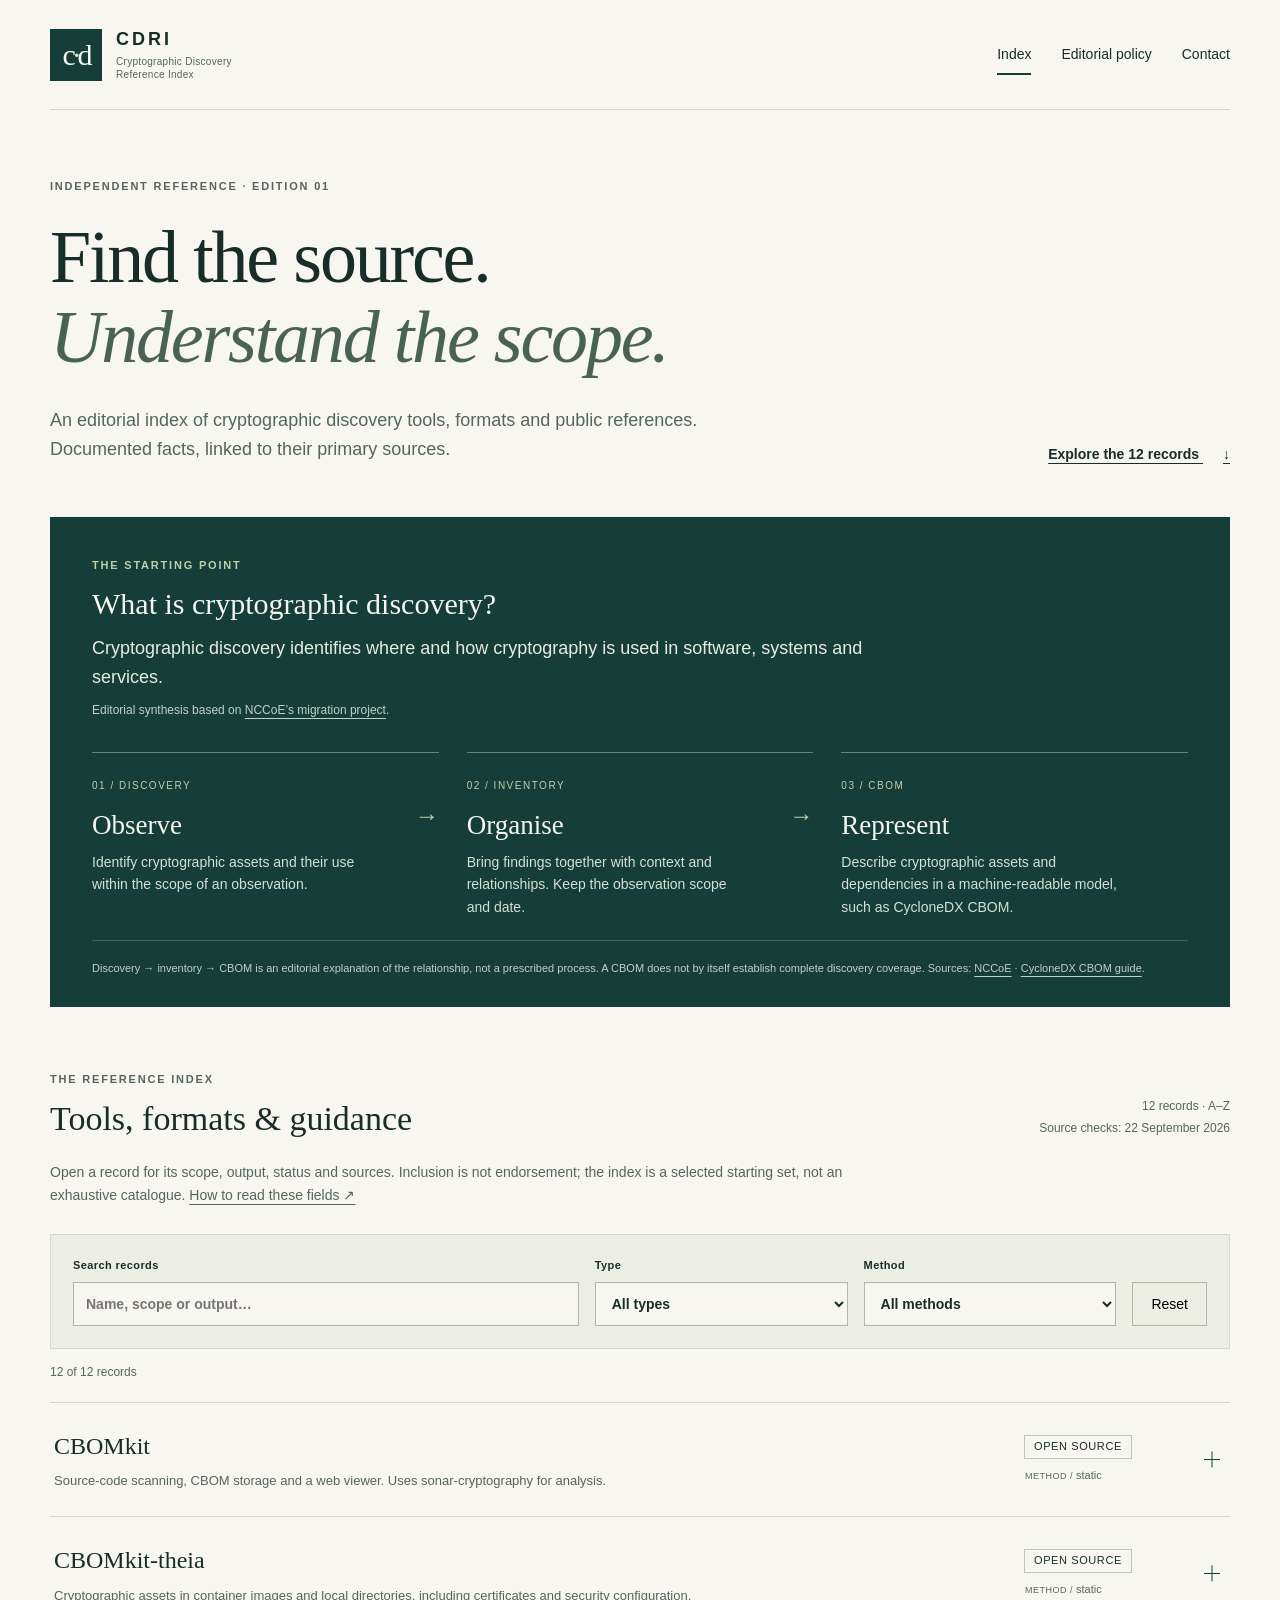
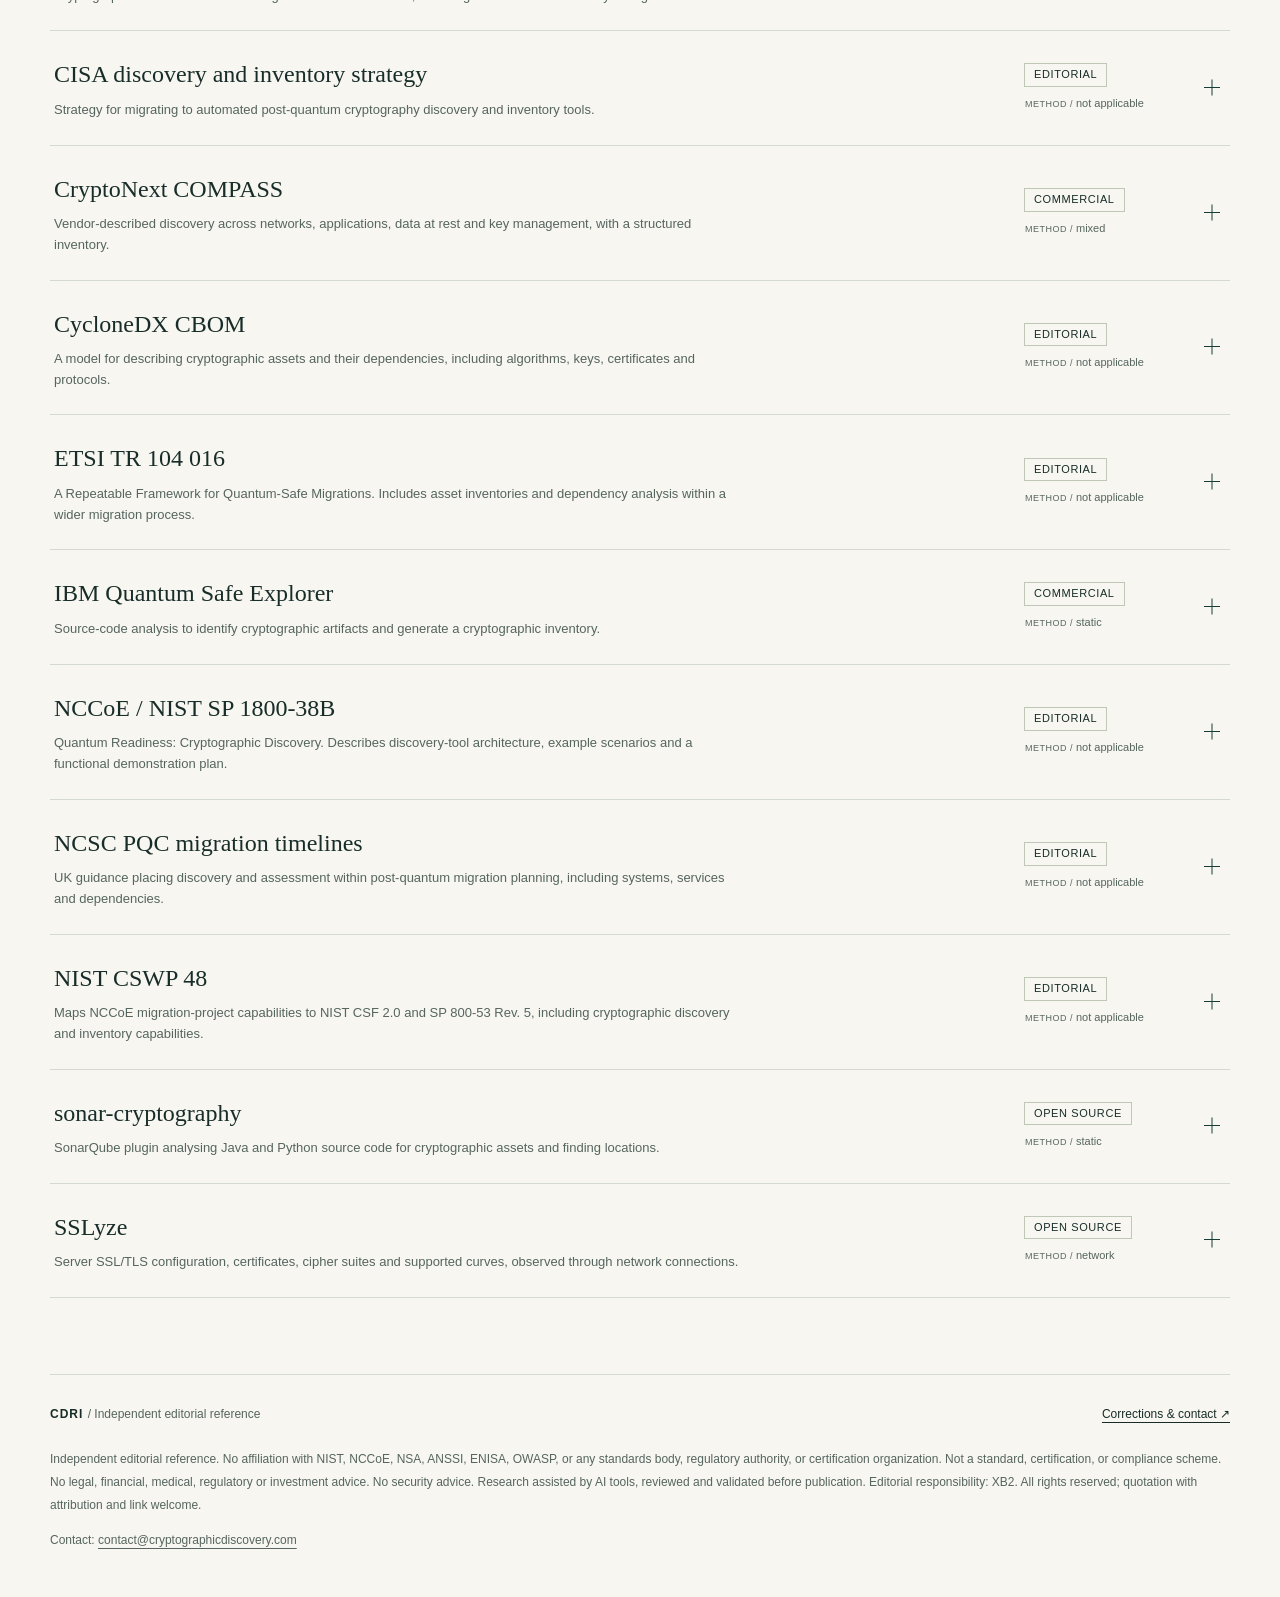
<file: index.html>
<!doctype html>
<html lang="en"><head><meta charset="utf-8"><meta name="viewport" content="width=device-width, initial-scale=1">
<title>Cryptographic Discovery Reference Index · CDRI</title><meta name="description" content="Primary-source records on cryptographic discovery: documented scope, methods, output formats and source status. No scoring or ranking.">
<link rel="canonical" href="https://www.cryptographicdiscovery.com/"><meta property="og:title" content="Cryptographic Discovery Reference Index · CDRI"><meta property="og:description" content="Primary-source records on cryptographic discovery: documented scope, methods, output formats and source status. No scoring or ranking."><meta property="og:type" content="website"><meta property="og:url" content="https://www.cryptographicdiscovery.com/"><meta property="og:image" content="https://www.cryptographicdiscovery.com/og.jpg"><meta name="twitter:card" content="summary_large_image">
<meta name="theme-color" content="#163e38"><link rel="icon" href="/assets/mark.svg" type="image/svg+xml"><link rel="stylesheet" href="/assets/style.css"><script type="application/ld+json">{"@context": "https://schema.org", "@graph": [{"@type": "WebSite", "@id": "https://www.cryptographicdiscovery.com/#website", "name": "Cryptographic Discovery Reference Index", "url": "https://www.cryptographicdiscovery.com/", "inLanguage": "en", "description": "Primary-source records on cryptographic discovery: documented scope, methods, output formats and source status. No scoring or ranking.", "publisher": {"@type": "Organization", "name": "XB2"}}, {"@type": "ItemList", "@id": "https://www.cryptographicdiscovery.com/#index", "name": "Cryptographic Discovery Reference Index", "description": "An independent editorial index of cryptographic discovery tools, formats and primary reference publications.", "url": "https://www.cryptographicdiscovery.com/", "numberOfItems": 12, "itemListOrder": "https://schema.org/ItemListOrderAscending", "itemListElement": [{"@type": "ListItem", "position": 1, "item": {"@type": "Thing", "@id": "https://www.cryptographicdiscovery.com/#cbomkit", "name": "CBOMkit", "description": "Source-code scanning, CBOM storage and a web viewer. Uses sonar-cryptography for analysis.", "url": "https://www.cryptographicdiscovery.com/#cbomkit"}}, {"@type": "ListItem", "position": 2, "item": {"@type": "Thing", "@id": "https://www.cryptographicdiscovery.com/#cbomkit-theia", "name": "CBOMkit-theia", "description": "Cryptographic assets in container images and local directories, including certificates and security configuration.", "url": "https://www.cryptographicdiscovery.com/#cbomkit-theia"}}, {"@type": "ListItem", "position": 3, "item": {"@type": "Thing", "@id": "https://www.cryptographicdiscovery.com/#cisa-strategy", "name": "CISA discovery and inventory strategy", "description": "Strategy for migrating to automated post-quantum cryptography discovery and inventory tools.", "url": "https://www.cryptographicdiscovery.com/#cisa-strategy"}}, {"@type": "ListItem", "position": 4, "item": {"@type": "Thing", "@id": "https://www.cryptographicdiscovery.com/#cryptonext-compass", "name": "CryptoNext COMPASS", "description": "Vendor-described discovery across networks, applications, data at rest and key management, with a structured inventory.", "url": "https://www.cryptographicdiscovery.com/#cryptonext-compass"}}, {"@type": "ListItem", "position": 5, "item": {"@type": "Thing", "@id": "https://www.cryptographicdiscovery.com/#cyclonedx-cbom", "name": "CycloneDX CBOM", "description": "A model for describing cryptographic assets and their dependencies, including algorithms, keys, certificates and protocols.", "url": "https://www.cryptographicdiscovery.com/#cyclonedx-cbom"}}, {"@type": "ListItem", "position": 6, "item": {"@type": "Thing", "@id": "https://www.cryptographicdiscovery.com/#etsi-tr-104016", "name": "ETSI TR 104 016", "description": "A Repeatable Framework for Quantum-Safe Migrations. Includes asset inventories and dependency analysis within a wider migration process.", "url": "https://www.cryptographicdiscovery.com/#etsi-tr-104016"}}, {"@type": "ListItem", "position": 7, "item": {"@type": "Thing", "@id": "https://www.cryptographicdiscovery.com/#ibm-quantum-safe-explorer", "name": "IBM Quantum Safe Explorer", "description": "Source-code analysis to identify cryptographic artifacts and generate a cryptographic inventory.", "url": "https://www.cryptographicdiscovery.com/#ibm-quantum-safe-explorer"}}, {"@type": "ListItem", "position": 8, "item": {"@type": "Thing", "@id": "https://www.cryptographicdiscovery.com/#nist-sp-1800-38b", "name": "NCCoE / NIST SP 1800-38B", "description": "Quantum Readiness: Cryptographic Discovery. Describes discovery-tool architecture, example scenarios and a functional demonstration plan.", "url": "https://www.cryptographicdiscovery.com/#nist-sp-1800-38b"}}, {"@type": "ListItem", "position": 9, "item": {"@type": "Thing", "@id": "https://www.cryptographicdiscovery.com/#ncsc-migration", "name": "NCSC PQC migration timelines", "description": "UK guidance placing discovery and assessment within post-quantum migration planning, including systems, services and dependencies.", "url": "https://www.cryptographicdiscovery.com/#ncsc-migration"}}, {"@type": "ListItem", "position": 10, "item": {"@type": "Thing", "@id": "https://www.cryptographicdiscovery.com/#nist-cswp-48", "name": "NIST CSWP 48", "description": "Maps NCCoE migration-project capabilities to NIST CSF 2.0 and SP 800-53 Rev. 5, including cryptographic discovery and inventory capabilities.", "url": "https://www.cryptographicdiscovery.com/#nist-cswp-48"}}, {"@type": "ListItem", "position": 11, "item": {"@type": "Thing", "@id": "https://www.cryptographicdiscovery.com/#sonar-cryptography", "name": "sonar-cryptography", "description": "SonarQube plugin analysing Java and Python source code for cryptographic assets and finding locations.", "url": "https://www.cryptographicdiscovery.com/#sonar-cryptography"}}, {"@type": "ListItem", "position": 12, "item": {"@type": "Thing", "@id": "https://www.cryptographicdiscovery.com/#sslyze", "name": "SSLyze", "description": "Server SSL/TLS configuration, certificates, cipher suites and supported curves, observed through network connections.", "url": "https://www.cryptographicdiscovery.com/#sslyze"}}]}, {"@type": "DefinedTerm", "@id": "https://www.cryptographicdiscovery.com/#definition", "name": "Cryptographic discovery", "description": "Cryptographic discovery identifies where and how cryptography is used in software, systems and services.", "url": "https://www.cryptographicdiscovery.com/#definition", "subjectOf": {"@type": "WebPage", "url": "https://www.nccoe.nist.gov/applied-cryptography/migration-to-pqc", "name": "NCCoE Migration to Post-Quantum Cryptography"}}]}</script>
</head><body><a class="skip" href="#main">Skip to content</a>
<header class="site-header wrap"><a class="brand" href="/" aria-label="CDRI home"><span class="mark" aria-hidden="true">c<span>·</span>d</span><span><strong>CDRI</strong><small>Cryptographic Discovery<br>Reference Index</small></span></a><nav aria-label="Main navigation"><a href="/" aria-current="page">Index</a><a href="/editorial-policy">Editorial policy</a><a href="/contact">Contact</a></nav></header>
<main id="main" class="wrap"><section class="intro"><p class="eyebrow">Independent reference · Edition 01</p><h1>Find the source.<br><em>Understand the scope.</em></h1><div class="intro-bottom"><p>An editorial index of cryptographic discovery tools, formats and public references. Documented facts, linked to their primary sources.</p><a class="text-link" href="#index">Explore the 12 records <span aria-hidden="true">↓</span></a></div></section>
<section class="definition" aria-labelledby="definition-title"><div class="definition-top"><p class="eyebrow light">The starting point</p><h2 id="definition-title">What is cryptographic discovery?</h2><p id="definition">Cryptographic discovery identifies where and how cryptography is used in software, systems and services.</p><p class="source-caption">Editorial synthesis based on <a href="https://www.nccoe.nist.gov/applied-cryptography/migration-to-pqc">NCCoE’s migration project</a>.</p></div><ol class="pathway"><li><span class="step">01 / DISCOVERY</span><h3>Observe</h3><p>Identify cryptographic assets and their use within the scope of an observation.</p></li><li><span class="step">02 / INVENTORY</span><h3>Organise</h3><p>Bring findings together with context and relationships. Keep the observation scope and date.</p></li><li><span class="step">03 / CBOM</span><h3>Represent</h3><p>Describe cryptographic assets and dependencies in a machine-readable model, such as CycloneDX CBOM.</p></li></ol><p class="pathway-note">Discovery → inventory → CBOM is an editorial explanation of the relationship, not a prescribed process. A CBOM does not by itself establish complete discovery coverage. Sources: <a href="https://www.nccoe.nist.gov/applied-cryptography/migration-to-pqc">NCCoE</a> · <a href="https://cyclonedx.org/guides/OWASP_CycloneDX-Authoritative-Guide-to-CBOM-en.pdf">CycloneDX CBOM guide</a>.</p></section>
<section id="index" class="catalog" aria-labelledby="index-title"><div class="section-heading"><div><p class="eyebrow">The reference index</p><h2 id="index-title">Tools, formats &amp; guidance</h2></div><p class="edition-date">12 records · A–Z<br>Source checks: 22 September 2026</p></div><p class="catalog-intro">Open a record for its scope, output, status and sources. Inclusion is not endorsement; the index is a selected starting set, not an exhaustive catalogue. <a href="/editorial-policy#field-guide">How to read these fields ↗</a></p>
<form id="filters" class="filters" role="search" hidden><label class="search-label" for="query">Search records<input id="query" type="search" placeholder="Name, scope or output…" autocomplete="off"></label><label for="type">Type<select id="type"><option value="">All types</option><option>open source</option><option>commercial</option><option>editorial</option></select></label><label for="method">Method<select id="method"><option value="">All methods</option><option>static</option><option>runtime</option><option>network</option><option>mixed</option><option>not applicable</option><option>not documented</option></select></label><button type="reset">Reset</button></form><p id="result-count" class="result-count" role="status" aria-live="polite" hidden></p><div class="records"><details class="record" id="cbomkit" data-type="open source" data-method="static" data-search="CBOMkit Source-code scanning, CBOM storage and a web viewer. Uses sonar-cryptography for analysis. open source static CBOM objects; serialization not documented in the cited overview. open"><summary><span class="record-name"><strong>CBOMkit</strong><span>Source-code scanning, CBOM storage and a web viewer. Uses sonar-cryptography for analysis.</span></span><span class="record-labels"><span class="type-tag">open source</span><span class="method-tag">static</span></span><span class="expander" aria-hidden="true"></span></summary><div class="record-body"><dl class="fields"><div><dt>Type</dt><dd>open source</dd></div><div><dt>Method</dt><dd>static</dd></div><div><dt>Output format</dt><dd>CBOM objects; serialization not documented in the cited overview.</dd></div><div><dt>Status</dt><dd>open</dd></div><div><dt>Source version / date</dt><dd>Project description, 23 June 2025; software release not specified.</dd></div><div><dt>Last checked</dt><dd>2026-09-22</dd></div></dl><div class="source-box"><h3>Primary sources</h3><ul><li><a href="https://research.ibm.com/blog/cryptographic-cbom-linux-foundation">IBM Research — PQCA donation and tool descriptions</a> <span aria-hidden="true">↗</span></li></ul><p class="note">Describes the source-scanning service, not every tool in the wider CBOMkit family. No software execution was performed.</p><a class="permalink" href="/#cbomkit">Link to this record <span aria-hidden="true">↗</span></a></div></div></details><details class="record" id="cbomkit-theia" data-type="open source" data-method="static" data-search="CBOMkit-theia Cryptographic assets in container images and local directories, including certificates and security configuration. open source static CBOM; serialization not documented in the cited descriptions. open"><summary><span class="record-name"><strong>CBOMkit-theia</strong><span>Cryptographic assets in container images and local directories, including certificates and security configuration.</span></span><span class="record-labels"><span class="type-tag">open source</span><span class="method-tag">static</span></span><span class="expander" aria-hidden="true"></span></summary><div class="record-body"><dl class="fields"><div><dt>Type</dt><dd>open source</dd></div><div><dt>Method</dt><dd>static</dd></div><div><dt>Output format</dt><dd>CBOM; serialization not documented in the cited descriptions.</dd></div><div><dt>Status</dt><dd>open</dd></div><div><dt>Source version / date</dt><dd>Project descriptions, 6 November 2024 and 23 June 2025; software release not specified.</dd></div><div><dt>Last checked</dt><dd>2026-09-22</dd></div></dl><div class="source-box"><h3>Primary sources</h3><ul><li><a href="https://research.ibm.com/blog/quantum-safe-cbomkit">IBM Research — Managing cryptography with CBOMkit</a> <span aria-hidden="true">↗</span></li><li><a href="https://research.ibm.com/blog/cryptographic-cbom-linux-foundation">IBM Research — PQCA donation</a> <span aria-hidden="true">↗</span></li></ul><p class="note">Static means inspection of image or filesystem contents. It does not imply observation of a running container.</p><a class="permalink" href="/#cbomkit-theia">Link to this record <span aria-hidden="true">↗</span></a></div></div></details><details class="record" id="cisa-strategy" data-type="editorial" data-method="not applicable" data-search="CISA discovery and inventory strategy Strategy for migrating to automated post-quantum cryptography discovery and inventory tools. editorial not applicable Not applicable — reference publication. not applicable"><summary><span class="record-name"><strong>CISA discovery and inventory strategy</strong><span>Strategy for migrating to automated post-quantum cryptography discovery and inventory tools.</span></span><span class="record-labels"><span class="type-tag">editorial</span><span class="method-tag">not applicable</span></span><span class="expander" aria-hidden="true"></span></summary><div class="record-body"><dl class="fields"><div><dt>Type</dt><dd>editorial</dd></div><div><dt>Method</dt><dd>not applicable</dd></div><div><dt>Output format</dt><dd>Not applicable — reference publication.</dd></div><div><dt>Status</dt><dd>not applicable</dd></div><div><dt>Source version / date</dt><dd>Publication date on the indexed cover: 15 August 2024.</dd></div><div><dt>Last checked</dt><dd>2026-09-22</dd></div></dl><div class="source-box"><h3>Primary sources</h3><ul><li><a href="https://www.cisa.gov/sites/default/files/2024-09/Strategy-for-Migrating-to-Automated-PQC-Discovery-and-Inventory-Tools.pdf">CISA — Strategy for Migrating to Automated PQC Discovery and Inventory Tools (PDF)</a> <span aria-hidden="true">↗</span></li></ul><p class="note">Metadata-only record: title and cover date verified from the indexed primary publication. Direct retrieval returned an access error; the full text was not reviewed. No detailed technical or legal claims are made here.</p><a class="permalink" href="/#cisa-strategy">Link to this record <span aria-hidden="true">↗</span></a></div></div></details><details class="record" id="cryptonext-compass" data-type="commercial" data-method="mixed" data-search="CryptoNext COMPASS Vendor-described discovery across networks, applications, data at rest and key management, with a structured inventory. commercial mixed Not documented — the cited product page does not specify an export serialization. not applicable"><summary><span class="record-name"><strong>CryptoNext COMPASS</strong><span>Vendor-described discovery across networks, applications, data at rest and key management, with a structured inventory.</span></span><span class="record-labels"><span class="type-tag">commercial</span><span class="method-tag">mixed</span></span><span class="expander" aria-hidden="true"></span></summary><div class="record-body"><dl class="fields"><div><dt>Type</dt><dd>commercial</dd></div><div><dt>Method</dt><dd>mixed</dd></div><div><dt>Output format</dt><dd>Not documented — the cited product page does not specify an export serialization.</dd></div><div><dt>Status</dt><dd>not applicable</dd></div><div><dt>Source version / date</dt><dd>Public product page; release and publication date not stated.</dd></div><div><dt>Last checked</dt><dd>2026-09-22</dd></div></dl><div class="source-box"><h3>Primary sources</h3><ul><li><a href="https://www.cryptonext-security.com/en/products-cryptography-discovery-and-inventory/">CryptoNext Security — Cryptography Discovery &amp; Inventory</a> <span aria-hidden="true">↗</span></li></ul><p class="note">Mixed reflects the vendor&#x27;s description of multiple sources and active/passive collection. Capabilities have not been independently tested by CDRI.</p><a class="permalink" href="/#cryptonext-compass">Link to this record <span aria-hidden="true">↗</span></a></div></div></details><details class="record" id="cyclonedx-cbom" data-type="editorial" data-method="not applicable" data-search="CycloneDX CBOM A model for describing cryptographic assets and their dependencies, including algorithms, keys, certificates and protocols. editorial not applicable CycloneDX CBOM; JSON examples documented in the guide. standard"><summary><span class="record-name"><strong>CycloneDX CBOM</strong><span>A model for describing cryptographic assets and their dependencies, including algorithms, keys, certificates and protocols.</span></span><span class="record-labels"><span class="type-tag">editorial</span><span class="method-tag">not applicable</span></span><span class="expander" aria-hidden="true"></span></summary><div class="record-body"><dl class="fields"><div><dt>Type</dt><dd>editorial</dd></div><div><dt>Method</dt><dd>not applicable</dd></div><div><dt>Output format</dt><dd>CycloneDX CBOM; JSON examples documented in the guide.</dd></div><div><dt>Status</dt><dd>standard</dd></div><div><dt>Source version / date</dt><dd>Authoritative Guide to CBOM, second edition, 21 October 2025; covers CycloneDX 1.7.</dd></div><div><dt>Last checked</dt><dd>2026-09-22</dd></div></dl><div class="source-box"><h3>Primary sources</h3><ul><li><a href="https://cyclonedx.org/capabilities/cbom/">CycloneDX — CBOM capability</a> <span aria-hidden="true">↗</span></li><li><a href="https://cyclonedx.org/guides/OWASP_CycloneDX-Authoritative-Guide-to-CBOM-en.pdf">OWASP CycloneDX — Authoritative Guide to CBOM, second edition (PDF)</a> <span aria-hidden="true">↗</span></li></ul><p class="note">The standard label refers to CycloneDX. CBOM is a representation of findings and dependencies, not a discovery scanner. CDRI does not certify conformance.</p><a class="permalink" href="/#cyclonedx-cbom">Link to this record <span aria-hidden="true">↗</span></a></div></div></details><details class="record" id="etsi-tr-104016" data-type="editorial" data-method="not applicable" data-search="ETSI TR 104 016 A Repeatable Framework for Quantum-Safe Migrations. Includes asset inventories and dependency analysis within a wider migration process. editorial not applicable Not applicable — technical report. not applicable"><summary><span class="record-name"><strong>ETSI TR 104 016</strong><span>A Repeatable Framework for Quantum-Safe Migrations. Includes asset inventories and dependency analysis within a wider migration process.</span></span><span class="record-labels"><span class="type-tag">editorial</span><span class="method-tag">not applicable</span></span><span class="expander" aria-hidden="true"></span></summary><div class="record-body"><dl class="fields"><div><dt>Type</dt><dd>editorial</dd></div><div><dt>Method</dt><dd>not applicable</dd></div><div><dt>Output format</dt><dd>Not applicable — technical report.</dd></div><div><dt>Status</dt><dd>not applicable</dd></div><div><dt>Source version / date</dt><dd>V1.1.1, October 2024.</dd></div><div><dt>Last checked</dt><dd>2026-09-22</dd></div></dl><div class="source-box"><h3>Primary sources</h3><ul><li><a href="https://www.etsi.org/deliver/etsi_tr/104000_104099/104016/01.01.01_60/tr_104016v010101p.pdf">ETSI — TR 104 016 V1.1.1 (PDF)</a> <span aria-hidden="true">↗</span></li></ul><p class="note">Listed as a published technical report. Its framework is ETSI&#x27;s work; CDRI does not introduce a migration framework or infer binding obligations from this report.</p><a class="permalink" href="/#etsi-tr-104016">Link to this record <span aria-hidden="true">↗</span></a></div></div></details><details class="record" id="ibm-quantum-safe-explorer" data-type="commercial" data-method="static" data-search="IBM Quantum Safe Explorer Source-code analysis to identify cryptographic artifacts and generate a cryptographic inventory. commercial static CycloneDX CBOM in JSON, documented in the 2.x scanning instructions. not applicable"><summary><span class="record-name"><strong>IBM Quantum Safe Explorer</strong><span>Source-code analysis to identify cryptographic artifacts and generate a cryptographic inventory.</span></span><span class="record-labels"><span class="type-tag">commercial</span><span class="method-tag">static</span></span><span class="expander" aria-hidden="true"></span></summary><div class="record-body"><dl class="fields"><div><dt>Type</dt><dd>commercial</dd></div><div><dt>Method</dt><dd>static</dd></div><div><dt>Output format</dt><dd>CycloneDX CBOM in JSON, documented in the 2.x scanning instructions.</dd></div><div><dt>Status</dt><dd>not applicable</dd></div><div><dt>Source version / date</dt><dd>IBM Quantum Safe Explorer 2.x documentation.</dd></div><div><dt>Last checked</dt><dd>2026-09-22</dd></div></dl><div class="source-box"><h3>Primary sources</h3><ul><li><a href="https://www.ibm.com/docs/en/quantum-safe/quantum-safe-explorer/2.x?topic=quantum-safe-explorer-overview">IBM Docs — Quantum Safe Explorer overview (2.x)</a> <span aria-hidden="true">↗</span></li><li><a href="https://www.ibm.com/docs/en/quantum-safe/quantum-safe-explorer/2.x?topic=scanning-steps-python-code">IBM Docs — Steps for scanning Python code (2.x)</a> <span aria-hidden="true">↗</span></li></ul><p class="note">Facts checked against indexed IBM documentation. Direct page retrieval was unavailable during review. This record does not assert coverage of every language or deployed environment.</p><a class="permalink" href="/#ibm-quantum-safe-explorer">Link to this record <span aria-hidden="true">↗</span></a></div></div></details><details class="record" id="nist-sp-1800-38b" data-type="editorial" data-method="not applicable" data-search="NCCoE / NIST SP 1800-38B Quantum Readiness: Cryptographic Discovery. Describes discovery-tool architecture, example scenarios and a functional demonstration plan. editorial not applicable Not applicable — practice-guide draft. draft"><summary><span class="record-name"><strong>NCCoE / NIST SP 1800-38B</strong><span>Quantum Readiness: Cryptographic Discovery. Describes discovery-tool architecture, example scenarios and a functional demonstration plan.</span></span><span class="record-labels"><span class="type-tag">editorial</span><span class="method-tag">not applicable</span></span><span class="expander" aria-hidden="true"></span></summary><div class="record-body"><dl class="fields"><div><dt>Type</dt><dd>editorial</dd></div><div><dt>Method</dt><dd>not applicable</dd></div><div><dt>Output format</dt><dd>Not applicable — practice-guide draft.</dd></div><div><dt>Status</dt><dd>draft</dd></div><div><dt>Source version / date</dt><dd>Volume B, preliminary draft, December 2023.</dd></div><div><dt>Last checked</dt><dd>2026-09-22</dd></div></dl><div class="source-box"><h3>Primary sources</h3><ul><li><a href="https://www.nccoe.nist.gov/sites/default/files/2023-12/pqc-migration-nist-sp-1800-38b-preliminary-draft.pdf">NCCoE — NIST SP 1800-38B preliminary draft (PDF)</a> <span aria-hidden="true">↗</span></li><li><a href="https://www.nccoe.nist.gov/applied-cryptography/migration-to-pqc">NCCoE — Migration to Post-Quantum Cryptography project</a> <span aria-hidden="true">↗</span></li></ul><p class="note">The linked document identifies itself as a preliminary draft. It describes example implementations; inclusion here is not an endorsement of participants or products.</p><a class="permalink" href="/#nist-sp-1800-38b">Link to this record <span aria-hidden="true">↗</span></a></div></div></details><details class="record" id="ncsc-migration" data-type="editorial" data-method="not applicable" data-search="NCSC PQC migration timelines UK guidance placing discovery and assessment within post-quantum migration planning, including systems, services and dependencies. editorial not applicable Not applicable — guidance publication. not applicable"><summary><span class="record-name"><strong>NCSC PQC migration timelines</strong><span>UK guidance placing discovery and assessment within post-quantum migration planning, including systems, services and dependencies.</span></span><span class="record-labels"><span class="type-tag">editorial</span><span class="method-tag">not applicable</span></span><span class="expander" aria-hidden="true"></span></summary><div class="record-body"><dl class="fields"><div><dt>Type</dt><dd>editorial</dd></div><div><dt>Method</dt><dd>not applicable</dd></div><div><dt>Output format</dt><dd>Not applicable — guidance publication.</dd></div><div><dt>Status</dt><dd>not applicable</dd></div><div><dt>Source version / date</dt><dd>Published 20 March 2025.</dd></div><div><dt>Last checked</dt><dd>2026-09-22</dd></div></dl><div class="source-box"><h3>Primary sources</h3><ul><li><a href="https://www.ncsc.gov.uk/guidance/pqc-migration-timelines">UK NCSC — Timelines for migration to post-quantum cryptography</a> <span aria-hidden="true">↗</span></li></ul><p class="note">The initial discovery and assessment exercise is explicitly distinguished from a formal item-by-item asset register. This record makes no claim of a universal legal deadline.</p><a class="permalink" href="/#ncsc-migration">Link to this record <span aria-hidden="true">↗</span></a></div></div></details><details class="record" id="nist-cswp-48" data-type="editorial" data-method="not applicable" data-search="NIST CSWP 48 Maps NCCoE migration-project capabilities to NIST CSF 2.0 and SP 800-53 Rev. 5, including cryptographic discovery and inventory capabilities. editorial not applicable Not applicable — mapping publication. draft"><summary><span class="record-name"><strong>NIST CSWP 48</strong><span>Maps NCCoE migration-project capabilities to NIST CSF 2.0 and SP 800-53 Rev. 5, including cryptographic discovery and inventory capabilities.</span></span><span class="record-labels"><span class="type-tag">editorial</span><span class="method-tag">not applicable</span></span><span class="expander" aria-hidden="true"></span></summary><div class="record-body"><dl class="fields"><div><dt>Type</dt><dd>editorial</dd></div><div><dt>Method</dt><dd>not applicable</dd></div><div><dt>Output format</dt><dd>Not applicable — mapping publication.</dd></div><div><dt>Status</dt><dd>draft</dd></div><div><dt>Source version / date</dt><dd>Initial public draft, 18 September 2025; public comment period closed.</dd></div><div><dt>Last checked</dt><dd>2026-09-22</dd></div></dl><div class="source-box"><h3>Primary sources</h3><ul><li><a href="https://csrc.nist.gov/pubs/cswp/48/mapping-migration-to-pqc-project-capabilities-to-r/ipd">NIST CSRC — CSWP 48 initial public draft</a> <span aria-hidden="true">↗</span></li></ul><p class="note">The source remains labelled Initial Public Draft. A closed comment period does not establish final publication. Mapping to controls is not certification.</p><a class="permalink" href="/#nist-cswp-48">Link to this record <span aria-hidden="true">↗</span></a></div></div></details><details class="record" id="sonar-cryptography" data-type="open source" data-method="static" data-search="sonar-cryptography SonarQube plugin analysing Java and Python source code for cryptographic assets and finding locations. open source static CBOM object; serialization not documented in the cited overview. open"><summary><span class="record-name"><strong>sonar-cryptography</strong><span>SonarQube plugin analysing Java and Python source code for cryptographic assets and finding locations.</span></span><span class="record-labels"><span class="type-tag">open source</span><span class="method-tag">static</span></span><span class="expander" aria-hidden="true"></span></summary><div class="record-body"><dl class="fields"><div><dt>Type</dt><dd>open source</dd></div><div><dt>Method</dt><dd>static</dd></div><div><dt>Output format</dt><dd>CBOM object; serialization not documented in the cited overview.</dd></div><div><dt>Status</dt><dd>open</dd></div><div><dt>Source version / date</dt><dd>Project description, 23 June 2025; software release not specified.</dd></div><div><dt>Last checked</dt><dd>2026-09-22</dd></div></dl><div class="source-box"><h3>Primary sources</h3><ul><li><a href="https://research.ibm.com/blog/cryptographic-cbom-linux-foundation">IBM Research — PQCA donation and tool descriptions</a> <span aria-hidden="true">↗</span></li></ul><p class="note">Language coverage is bounded to this dated primary description, not a claim about every current release.</p><a class="permalink" href="/#sonar-cryptography">Link to this record <span aria-hidden="true">↗</span></a></div></div></details><details class="record" id="sslyze" data-type="open source" data-method="network" data-search="SSLyze Server SSL/TLS configuration, certificates, cipher suites and supported curves, observed through network connections. open source network JSON scan results. open"><summary><span class="record-name"><strong>SSLyze</strong><span>Server SSL/TLS configuration, certificates, cipher suites and supported curves, observed through network connections.</span></span><span class="record-labels"><span class="type-tag">open source</span><span class="method-tag">network</span></span><span class="expander" aria-hidden="true"></span></summary><div class="record-body"><dl class="fields"><div><dt>Type</dt><dd>open source</dd></div><div><dt>Method</dt><dd>network</dd></div><div><dt>Output format</dt><dd>JSON scan results.</dd></div><div><dt>Status</dt><dd>open</dd></div><div><dt>Source version / date</dt><dd>PyPI release 6.3.1, 29 March 2026; AGPLv3.</dd></div><div><dt>Last checked</dt><dd>2026-09-22</dd></div></dl><div class="source-box"><h3>Primary sources</h3><ul><li><a href="https://pypi.org/project/sslyze/">SSLyze — publisher&#x27;s project description on PyPI</a> <span aria-hidden="true">↗</span></li></ul><p class="note">This record concerns the documented TLS endpoint scanner. It does not imply an inventory of cryptography inside application source code.</p><a class="permalink" href="/#sslyze">Link to this record <span aria-hidden="true">↗</span></a></div></div></details></div><p id="empty" class="empty" hidden>No records match these filters. Try a broader search or use Reset.</p><noscript><p>All records are available above. Open each record to read its fields and sources.</p></noscript></section></main>
<footer class="wrap site-footer"><div class="footer-heading"><strong>CDRI <span>/ Independent editorial reference</span></strong><a href="/contact">Corrections &amp; contact ↗</a></div><p class="disclaimer">Independent editorial reference. No affiliation with NIST, NCCoE, NSA, ANSSI, ENISA, OWASP, or any standards body, regulatory authority, or certification organization. Not a standard, certification, or compliance scheme. No legal, financial, medical, regulatory or investment advice. No security advice. Research assisted by AI tools, reviewed and validated before publication. Editorial responsibility: XB2. All rights reserved; quotation with attribution and link welcome.</p><p class="publisher">Contact: <a href="mailto:contact@cryptographicdiscovery.com">contact@cryptographicdiscovery.com</a></p></footer>
<script src="/assets/index.js" defer></script></body></html>
</file>
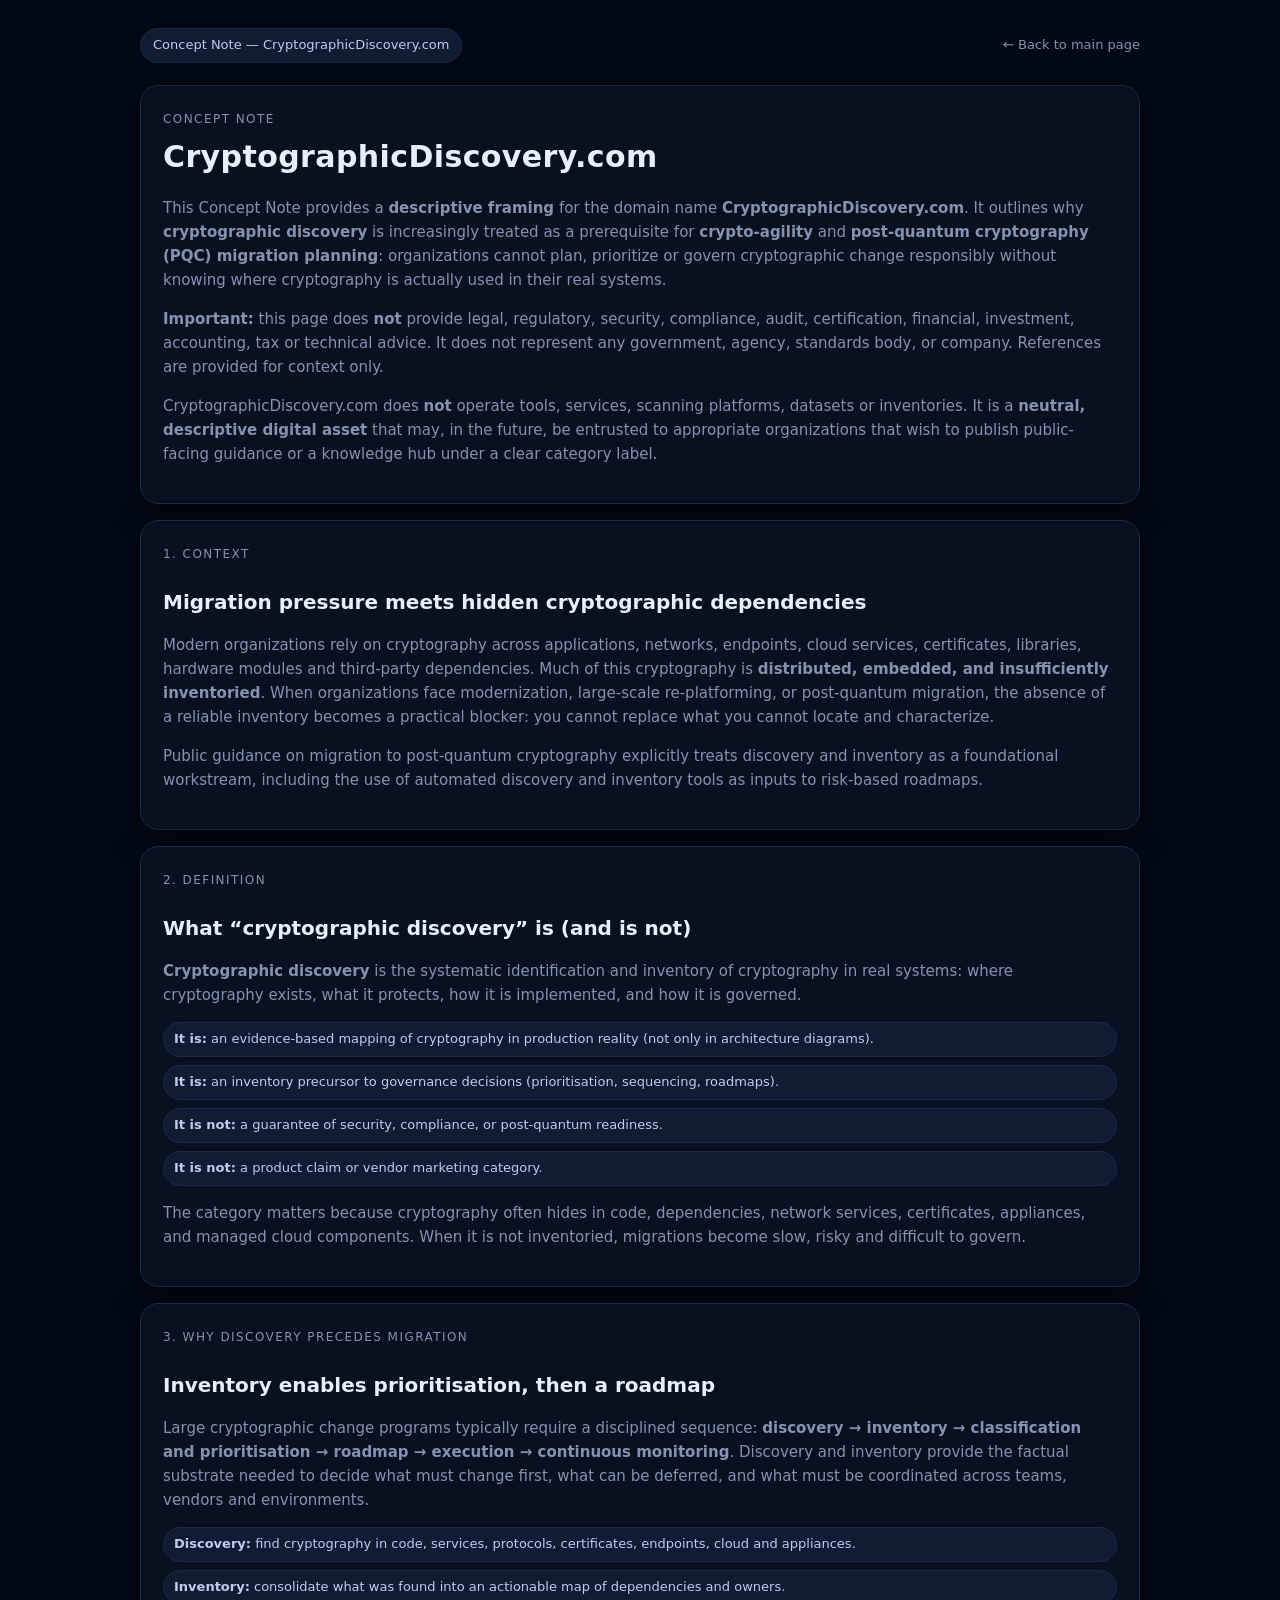
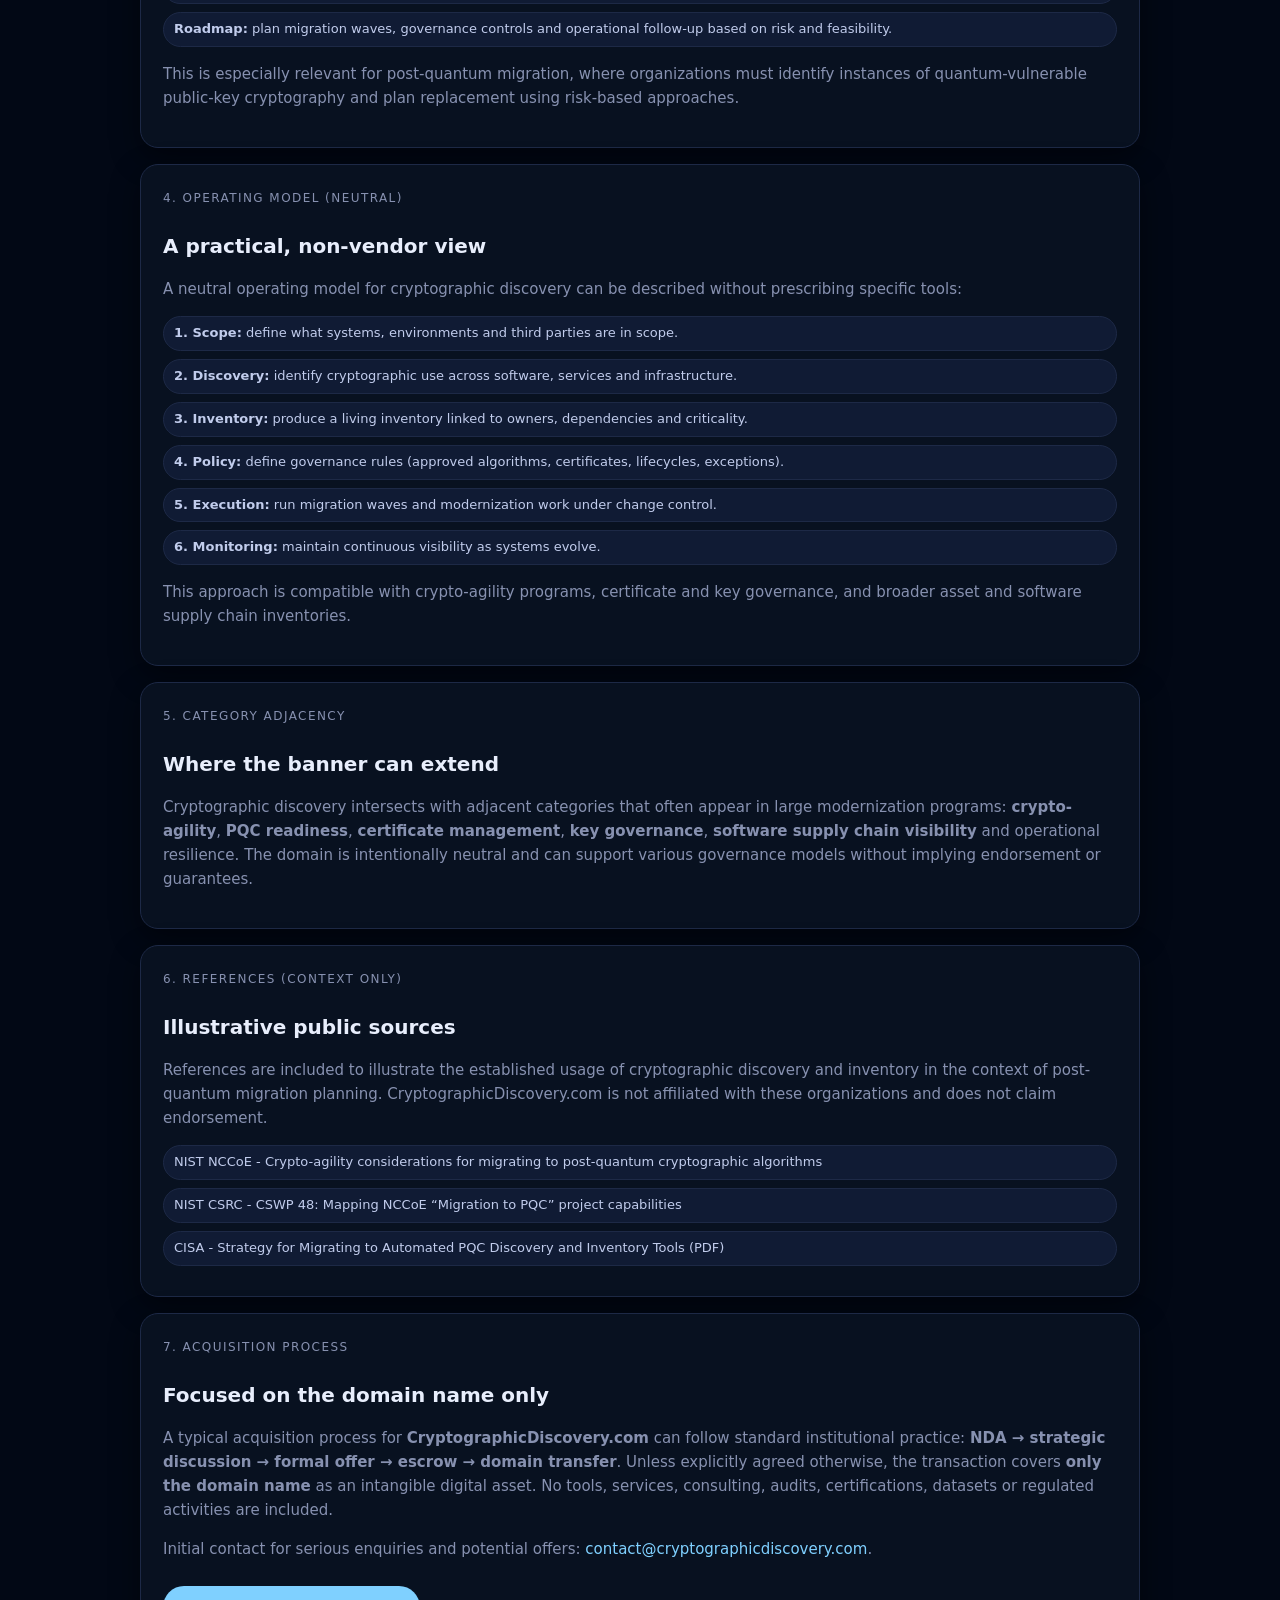
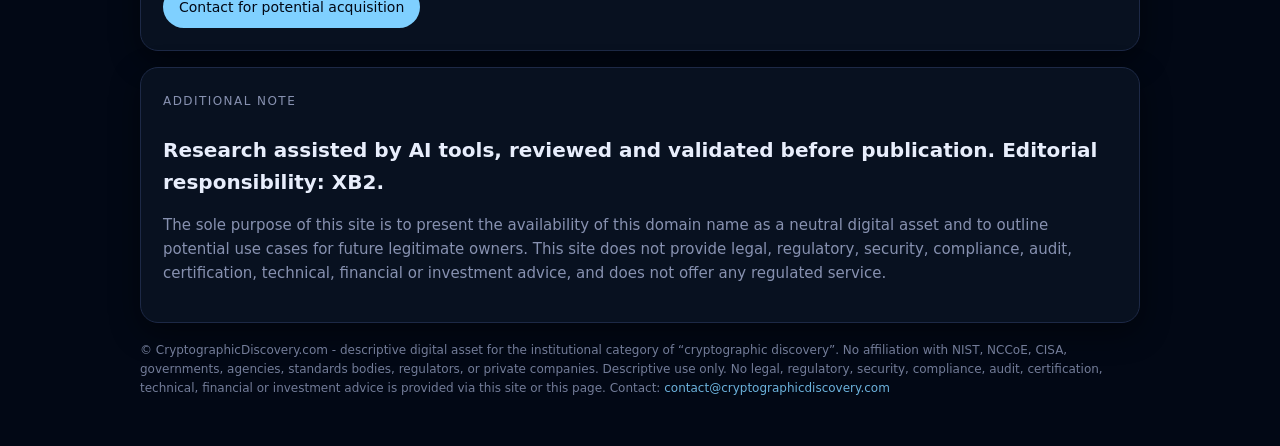
<file: concept-note.html>
<!doctype html>
<html lang="en">
<head>
  <meta charset="utf-8" />
  <meta name="viewport" content="width=device-width, initial-scale=1" />
  <title>CryptographicDiscovery.com — Concept Note</title>
  <meta name="description" content="Concept Note — CryptographicDiscovery.com. Descriptive digital asset for the institutional category of cryptographic discovery: systematic identification and inventory of cryptography in real systems to support crypto-agility and post-quantum migration planning." />

  <link rel="canonical" href="https://www.cryptographicdiscovery.com/concept-note" />
  <link rel="alternate" href="https://www.cryptographicdiscovery.com/concept-note" hreflang="en" />
  <link rel="alternate" href="https://www.cryptographicdiscovery.com/concept-note" hreflang="x-default" />
  <meta name="robots" content="index,follow,max-image-preview:large" />

  <meta property="og:type" content="article" />
  <meta property="og:title" content="CryptographicDiscovery.com — Concept Note" />
  <meta property="og:description" content="Descriptive .com domain for cryptographic discovery: inventorying cryptography in real systems to support crypto-agility and post-quantum migration planning." />
  <meta property="og:url" content="https://www.cryptographicdiscovery.com/concept-note" />
  <meta property="og:image" content="https://www.cryptographicdiscovery.com/og.jpg" />
  <meta property="og:image:alt" content="CryptographicDiscovery.com — Concept Note" />
  <meta name="twitter:card" content="summary_large_image" />
  <meta name="twitter:image" content="https://www.cryptographicdiscovery.com/og.jpg" />


  <script type="application/ld+json">
  {
    "@context": "https://schema.org",
    "@type": "WebPage",
    "@id": "https://www.cryptographicdiscovery.com/concept-note#webpage",
    "name": "CryptographicDiscovery.com — Concept Note",
    "url": "https://www.cryptographicdiscovery.com/concept-note",
    "inLanguage": "en",
    "description": "Concept Note — CryptographicDiscovery.com. Descriptive digital asset for the institutional category of cryptographic discovery: systematic identification and inventory of cryptography in real systems to support crypto-agility and post-quantum migration planning.",
    "isPartOf": {
      "@type": "WebSite",
      "@id": "https://www.cryptographicdiscovery.com/#website",
      "name": "Cryptographic Discovery Reference Index",
      "url": "https://www.cryptographicdiscovery.com/"
    },
    "publisher": {
      "@type": "Organization",
      "name": "XB2"
    }
  }
  </script>
  <style>
    :root{
      --bg:#020815;
      --card:#081120;
      --muted:#8791b0;
      --text:#e8eefc;
      --accent:#7fd0ff;
      --chip:#101b34;
      --shadow:0 10px 30px rgba(0,0,0,.45);
      --radius:18px;
    }
    *{box-sizing:border-box}
    html,body{
      margin:0;
      padding:0;
      background:var(--bg);
      color:var(--text);
      font:15px/1.6 system-ui,-apple-system,Segoe UI,Roboto,Inter,Ubuntu,Arial,sans-serif;
      -webkit-font-smoothing:antialiased;
    }
    a{color:var(--accent);text-decoration:none}
    a:hover{text-decoration:underline}
    .wrap{
      max-width:1040px;
      margin:0 auto;
      padding:28px 20px 36px;
    }
    .topbar{
      display:flex;
      justify-content:space-between;
      align-items:center;
      gap:12px;
      margin-bottom:22px;
      flex-wrap:wrap;
    }
    .badge{
      display:inline-flex;
      align-items:center;
      gap:8px;
      background:var(--chip);
      border:1px solid #1d2946;
      border-radius:999px;
      padding:6px 12px;
      color:#c1ccec;
      font-size:13px;
    }
    .backlink{
      font-size:13px;
      color:var(--muted);
    }
    .card{
      background:var(--card);
      border-radius:var(--radius);
      border:1px solid #1d2946;
      padding:24px 22px 22px;
      box-shadow:var(--shadow);
      margin-bottom:16px;
    }
    h1{
      margin:0 0 6px;
      font-size:30px;
      letter-spacing:.4px;
    }
    h2{
      margin:22px 0 8px;
      font-size:20px;
    }
    h3{
      margin:16px 0 6px;
      font-size:16px;
    }
    .muted{color:var(--muted);}
    .section-tag{
      font-size:12px;
      text-transform:uppercase;
      letter-spacing:.12em;
      color:var(--muted);
      margin-bottom:4px;
    }
    .list{
      display:grid;
      gap:8px;
      margin:8px 0;
    }
    .chip{
      display:inline-block;
      background:var(--chip);
      border-radius:999px;
      border:1px solid #1d2946;
      padding:6px 10px;
      font-size:13px;
      color:#c1ccec;
    }
    .foot{
      font-size:12px;
      color:var(--muted);
      margin-top:18px;
      opacity:.85;
    }
    .btn{
      display:inline-flex;
      align-items:center;
      justify-content:center;
      gap:8px;
      padding:9px 15px;
      border-radius:999px;
      border:1px solid #21325b;
      background:#122143;
      color:#e8eefc;
      font-size:14px;
      cursor:pointer;
      text-decoration:none;
      margin-top:10px;
    }
    .btn.primary{
      background:var(--accent);
      color:#020815;
      border-color:transparent;
    }
    @media (max-width:860px){
      h1{font-size:26px;}
    }
  </style>
</head>

<body>
  <div class="wrap">
    <div class="topbar">
      <div class="badge">Concept Note — CryptographicDiscovery.com</div>
      <a class="backlink" href="/">&larr; Back to main page</a>
    </div>

    <!-- 0. INTRO -->
    <section class="card">
      <div class="section-tag">Concept Note</div>
      <h1>CryptographicDiscovery.com</h1>
      <p class="muted">
        This Concept Note provides a <b>descriptive framing</b> for the domain name
        <b>CryptographicDiscovery.com</b>. It outlines why <b>cryptographic discovery</b> is increasingly treated as
        a prerequisite for <b>crypto-agility</b> and <b>post-quantum cryptography (PQC) migration planning</b>:
        organizations cannot plan, prioritize or govern cryptographic change responsibly without knowing where
        cryptography is actually used in their real systems.
      </p>
      <p class="muted">
        <b>Important:</b> this page does <b>not</b> provide legal, regulatory, security, compliance, audit, certification,
        financial, investment, accounting, tax or technical advice. It does not represent any government, agency,
        standards body, or company. References are provided for context only.
      </p>
      <p class="muted">
        CryptographicDiscovery.com does <b>not</b> operate tools, services, scanning platforms, datasets or inventories.
        It is a <b>neutral, descriptive digital asset</b> that may, in the future, be entrusted to appropriate organizations
        that wish to publish public-facing guidance or a knowledge hub under a clear category label.
      </p>
    </section>

    <!-- 1. CONTEXT -->
    <section class="card">
      <div class="section-tag">1. Context</div>
      <h2>Migration pressure meets hidden cryptographic dependencies</h2>
      <p class="muted">
        Modern organizations rely on cryptography across applications, networks, endpoints, cloud services,
        certificates, libraries, hardware modules and third-party dependencies. Much of this cryptography is
        <b>distributed, embedded, and insufficiently inventoried</b>. When organizations face modernization, large-scale
        re-platforming, or post-quantum migration, the absence of a reliable inventory becomes a practical blocker:
        you cannot replace what you cannot locate and characterize.
      </p>
      <p class="muted">
        Public guidance on migration to post-quantum cryptography explicitly treats discovery and inventory as
        a foundational workstream, including the use of automated discovery and inventory tools as inputs to
        risk-based roadmaps.
      </p>
    </section>

    <!-- 2. DEFINITION -->
    <section class="card">
      <div class="section-tag">2. Definition</div>
      <h2>What “cryptographic discovery” is (and is not)</h2>
      <p class="muted">
        <b>Cryptographic discovery</b> is the systematic identification and inventory of cryptography in real systems:
        where cryptography exists, what it protects, how it is implemented, and how it is governed.
      </p>
      <div class="list">
        <div class="chip"><b>It is:</b> an evidence-based mapping of cryptography in production reality (not only in architecture diagrams).</div>
        <div class="chip"><b>It is:</b> an inventory precursor to governance decisions (prioritisation, sequencing, roadmaps).</div>
        <div class="chip"><b>It is not:</b> a guarantee of security, compliance, or post-quantum readiness.</div>
        <div class="chip"><b>It is not:</b> a product claim or vendor marketing category.</div>
      </div>
      <p class="muted">
        The category matters because cryptography often hides in code, dependencies, network services, certificates,
        appliances, and managed cloud components. When it is not inventoried, migrations become slow, risky and
        difficult to govern.
      </p>
    </section>

    <!-- 3. WHY DISCOVERY PRECEDES MIGRATION -->
    <section class="card">
      <div class="section-tag">3. Why discovery precedes migration</div>
      <h2>Inventory enables prioritisation, then a roadmap</h2>
      <p class="muted">
        Large cryptographic change programs typically require a disciplined sequence:
        <b>discovery → inventory → classification and prioritisation → roadmap → execution → continuous monitoring</b>.
        Discovery and inventory provide the factual substrate needed to decide what must change first, what can be
        deferred, and what must be coordinated across teams, vendors and environments.
      </p>
      <div class="list">
        <div class="chip"><b>Discovery:</b> find cryptography in code, services, protocols, certificates, endpoints, cloud and appliances.</div>
        <div class="chip"><b>Inventory:</b> consolidate what was found into an actionable map of dependencies and owners.</div>
        <div class="chip"><b>Roadmap:</b> plan migration waves, governance controls and operational follow-up based on risk and feasibility.</div>
      </div>
      <p class="muted">
        This is especially relevant for post-quantum migration, where organizations must identify instances of
        quantum-vulnerable public-key cryptography and plan replacement using risk-based approaches.
      </p>
    </section>

    <!-- 4. OPERATING MODEL -->
    <section class="card">
      <div class="section-tag">4. Operating model (neutral)</div>
      <h2>A practical, non-vendor view</h2>
      <p class="muted">
        A neutral operating model for cryptographic discovery can be described without prescribing specific tools:
      </p>
      <div class="list">
        <div class="chip"><b>1. Scope:</b> define what systems, environments and third parties are in scope.</div>
        <div class="chip"><b>2. Discovery:</b> identify cryptographic use across software, services and infrastructure.</div>
        <div class="chip"><b>3. Inventory:</b> produce a living inventory linked to owners, dependencies and criticality.</div>
        <div class="chip"><b>4. Policy:</b> define governance rules (approved algorithms, certificates, lifecycles, exceptions).</div>
        <div class="chip"><b>5. Execution:</b> run migration waves and modernization work under change control.</div>
        <div class="chip"><b>6. Monitoring:</b> maintain continuous visibility as systems evolve.</div>
      </div>
      <p class="muted">
        This approach is compatible with crypto-agility programs, certificate and key governance, and broader asset and software supply chain inventories.
      </p>
    </section>

    <!-- 5. CATEGORY ADJACENCY -->
    <section class="card">
      <div class="section-tag">5. Category adjacency</div>
      <h2>Where the banner can extend</h2>
      <p class="muted">
        Cryptographic discovery intersects with adjacent categories that often appear in large modernization programs:
        <b>crypto-agility</b>, <b>PQC readiness</b>, <b>certificate management</b>, <b>key governance</b>,
        <b>software supply chain visibility</b> and operational resilience. The domain is intentionally neutral and can
        support various governance models without implying endorsement or guarantees.
      </p>
    </section>

    <!-- 6. REFERENCES -->
    <section class="card">
      <div class="section-tag">6. References (context only)</div>
      <h2>Illustrative public sources</h2>
      <p class="muted">
        References are included to illustrate the established usage of cryptographic discovery and inventory in the context of post-quantum migration planning.
        CryptographicDiscovery.com is not affiliated with these organizations and does not claim endorsement.
      </p>
      <div class="list">
        <a class="chip" href="https://www.nccoe.nist.gov/crypto-agility-considerations-migrating-post-quantum-cryptographic-algorithms" target="_blank" rel="noopener">
          NIST NCCoE - Crypto-agility considerations for migrating to post-quantum cryptographic algorithms
        </a>
        <a class="chip" href="https://csrc.nist.gov/pubs/cswp/48/mapping-migration-to-pqc-project-capabilities-to-r/ipd" target="_blank" rel="noopener">
          NIST CSRC - CSWP 48: Mapping NCCoE “Migration to PQC” project capabilities
        </a>
        <a class="chip" href="https://www.cisa.gov/sites/default/files/2024-09/Strategy-for-Migrating-to-Automated-PQC-Discovery-and-Inventory-Tools.pdf" target="_blank" rel="noopener">
          CISA - Strategy for Migrating to Automated PQC Discovery and Inventory Tools (PDF)
        </a>
      </div>
    </section>

    <!-- 7. ACQUISITION PROCESS -->
    <section class="card">
      <div class="section-tag">7. Acquisition process</div>
      <h2>Focused on the domain name only</h2>
      <p class="muted">
        A typical acquisition process for <b>CryptographicDiscovery.com</b> can follow standard institutional practice:
        <b>NDA → strategic discussion → formal offer → escrow → domain transfer</b>.
        Unless explicitly agreed otherwise, the transaction covers <b>only the domain name</b> as an intangible digital asset.
        No tools, services, consulting, audits, certifications, datasets or regulated activities are included.
      </p>
      <p class="muted">
        Initial contact for serious enquiries and potential offers:
        <a href="mailto:contact@cryptographicdiscovery.com">contact@cryptographicdiscovery.com</a>.
      </p>
      <a class="btn primary"
         href="mailto:contact@cryptographicdiscovery.com?subject=CryptographicDiscovery.com%20-%20Acquisition%20enquiry">
        Contact for potential acquisition
      </a>
    </section>

    <!-- 8. ADDITIONAL NOTE -->
    <section class="card">
      <div class="section-tag">Additional note</div>
      <h2>Research assisted by AI tools, reviewed and validated before publication. Editorial responsibility: XB2.</h2>
      <p class="muted">
        The sole purpose of this site is to present the availability of this domain name as a neutral digital asset and to outline potential use cases for future legitimate owners.
        This site does not provide legal, regulatory, security, compliance, audit, certification, technical, financial or investment advice, and does not offer any regulated service.
      </p>
    </section>

    <p class="foot">
      © CryptographicDiscovery.com - descriptive digital asset for the institutional category of “cryptographic discovery”.
      No affiliation with NIST, NCCoE, CISA, governments, agencies, standards bodies, regulators, or private companies.
      Descriptive use only. No legal, regulatory, security, compliance, audit, certification, technical, financial or investment advice is provided via this site or this page.
      Contact: <a href="mailto:contact@cryptographicdiscovery.com">contact@cryptographicdiscovery.com</a>
    </p>
  </div>
</body>
</html>
</file>
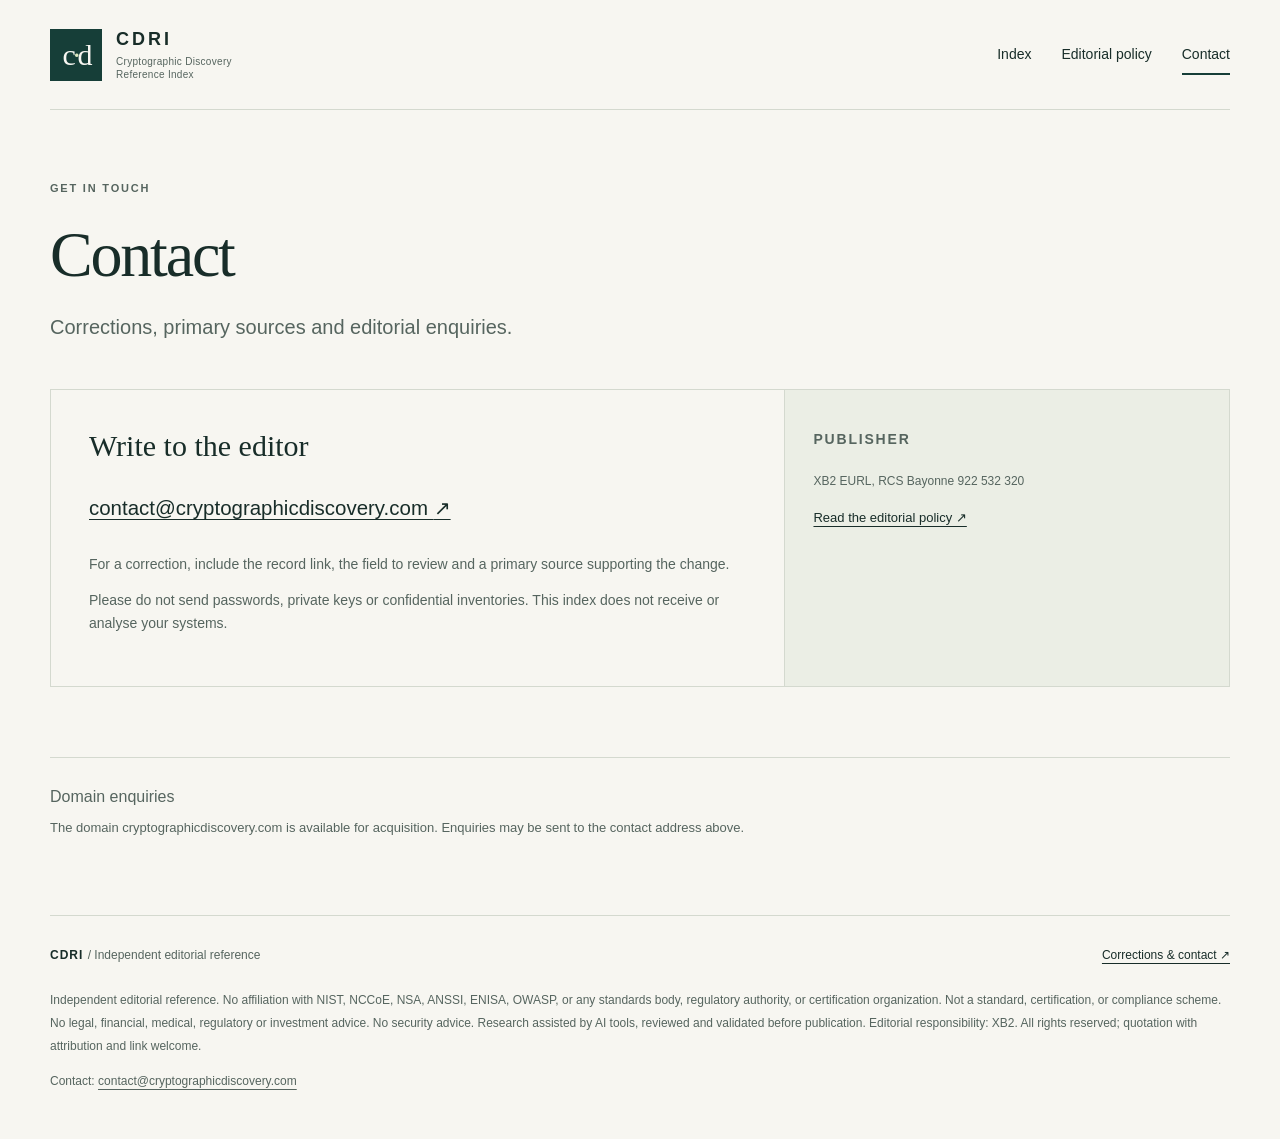
<file: contact.html>
<!doctype html>
<html lang="en"><head><meta charset="utf-8"><meta name="viewport" content="width=device-width, initial-scale=1">
<title>Contact · CDRI</title><meta name="description" content="Contact the editor about CDRI records, corrections and primary sources.">
<link rel="canonical" href="https://www.cryptographicdiscovery.com/contact"><meta property="og:title" content="Contact · CDRI"><meta property="og:description" content="Contact the editor about CDRI records, corrections and primary sources."><meta property="og:type" content="website"><meta property="og:url" content="https://www.cryptographicdiscovery.com/contact"><meta property="og:image" content="https://www.cryptographicdiscovery.com/og.jpg">
<meta name="theme-color" content="#163e38"><link rel="icon" href="/assets/mark.svg" type="image/svg+xml"><link rel="stylesheet" href="/assets/style.css">
</head><body><a class="skip" href="#main">Skip to content</a>
<header class="site-header wrap"><a class="brand" href="/" aria-label="CDRI home"><span class="mark" aria-hidden="true">c<span>·</span>d</span><span><strong>CDRI</strong><small>Cryptographic Discovery<br>Reference Index</small></span></a><nav aria-label="Main navigation"><a href="/">Index</a><a href="/editorial-policy">Editorial policy</a><a href="/contact" aria-current="page">Contact</a></nav></header>
<main id="main" class="wrap"><section class="page-title"><p class="eyebrow">Get in touch</p><h1>Contact</h1><p class="lead">Corrections, primary sources and editorial enquiries.</p></section><div class="contact-grid"><section class="contact-card"><h2>Write to the editor</h2><a class="email" href="mailto:contact@cryptographicdiscovery.com">contact@cryptographicdiscovery.com <span aria-hidden="true">↗</span></a><p>For a correction, include the record link, the field to review and a primary source supporting the change.</p><p>Please do not send passwords, private keys or confidential inventories. This index does not receive or analyse your systems.</p></section><section class="publisher-card"><p class="eyebrow">Publisher</p><p class="publisher-identity">XB2 EURL, RCS Bayonne 922 532 320</p><a href="/editorial-policy">Read the editorial policy ↗</a></section></div><section class="availability"><h2>Domain enquiries</h2><p>The domain cryptographicdiscovery.com is available for acquisition. Enquiries may be sent to the contact address above.</p></section></main>
<footer class="wrap site-footer"><div class="footer-heading"><strong>CDRI <span>/ Independent editorial reference</span></strong><a href="/contact">Corrections &amp; contact ↗</a></div><p class="disclaimer">Independent editorial reference. No affiliation with NIST, NCCoE, NSA, ANSSI, ENISA, OWASP, or any standards body, regulatory authority, or certification organization. Not a standard, certification, or compliance scheme. No legal, financial, medical, regulatory or investment advice. No security advice. Research assisted by AI tools, reviewed and validated before publication. Editorial responsibility: XB2. All rights reserved; quotation with attribution and link welcome.</p><p class="publisher">Contact: <a href="mailto:contact@cryptographicdiscovery.com">contact@cryptographicdiscovery.com</a></p></footer>
</body></html>
</file>
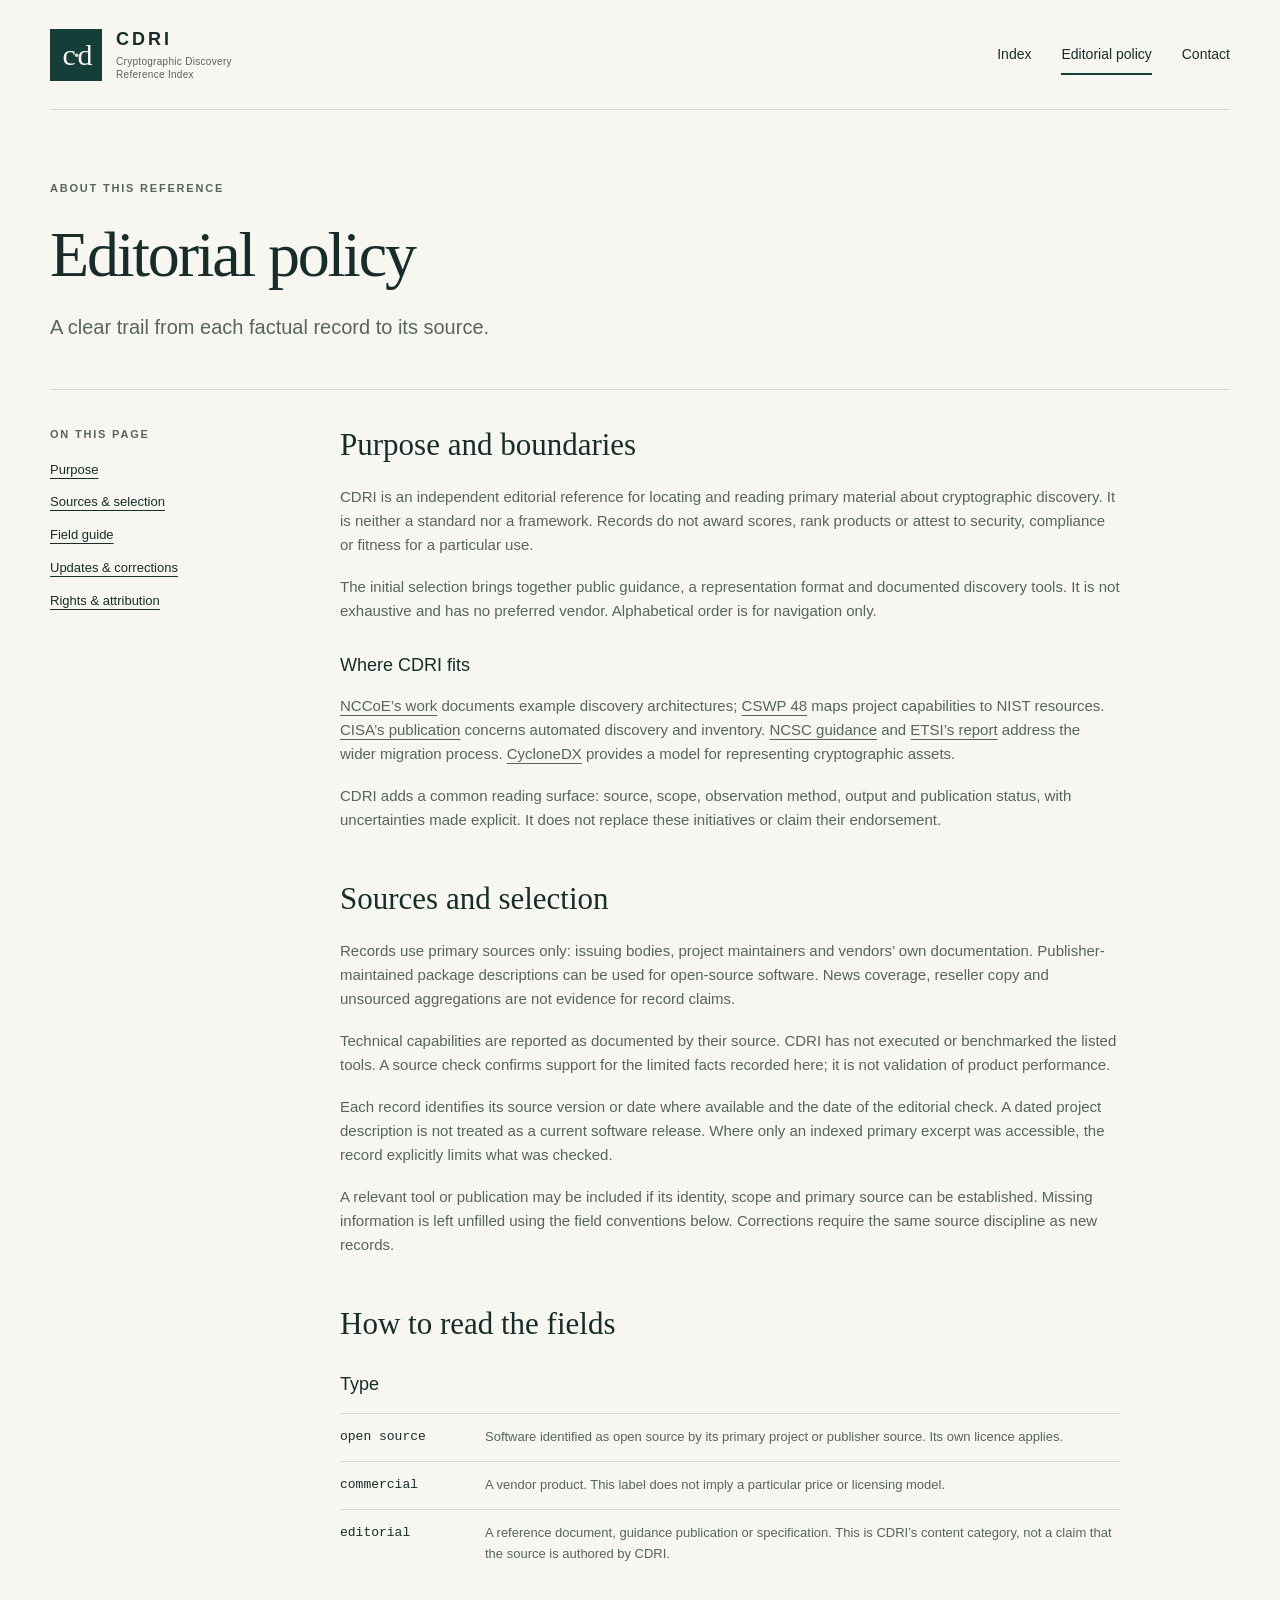
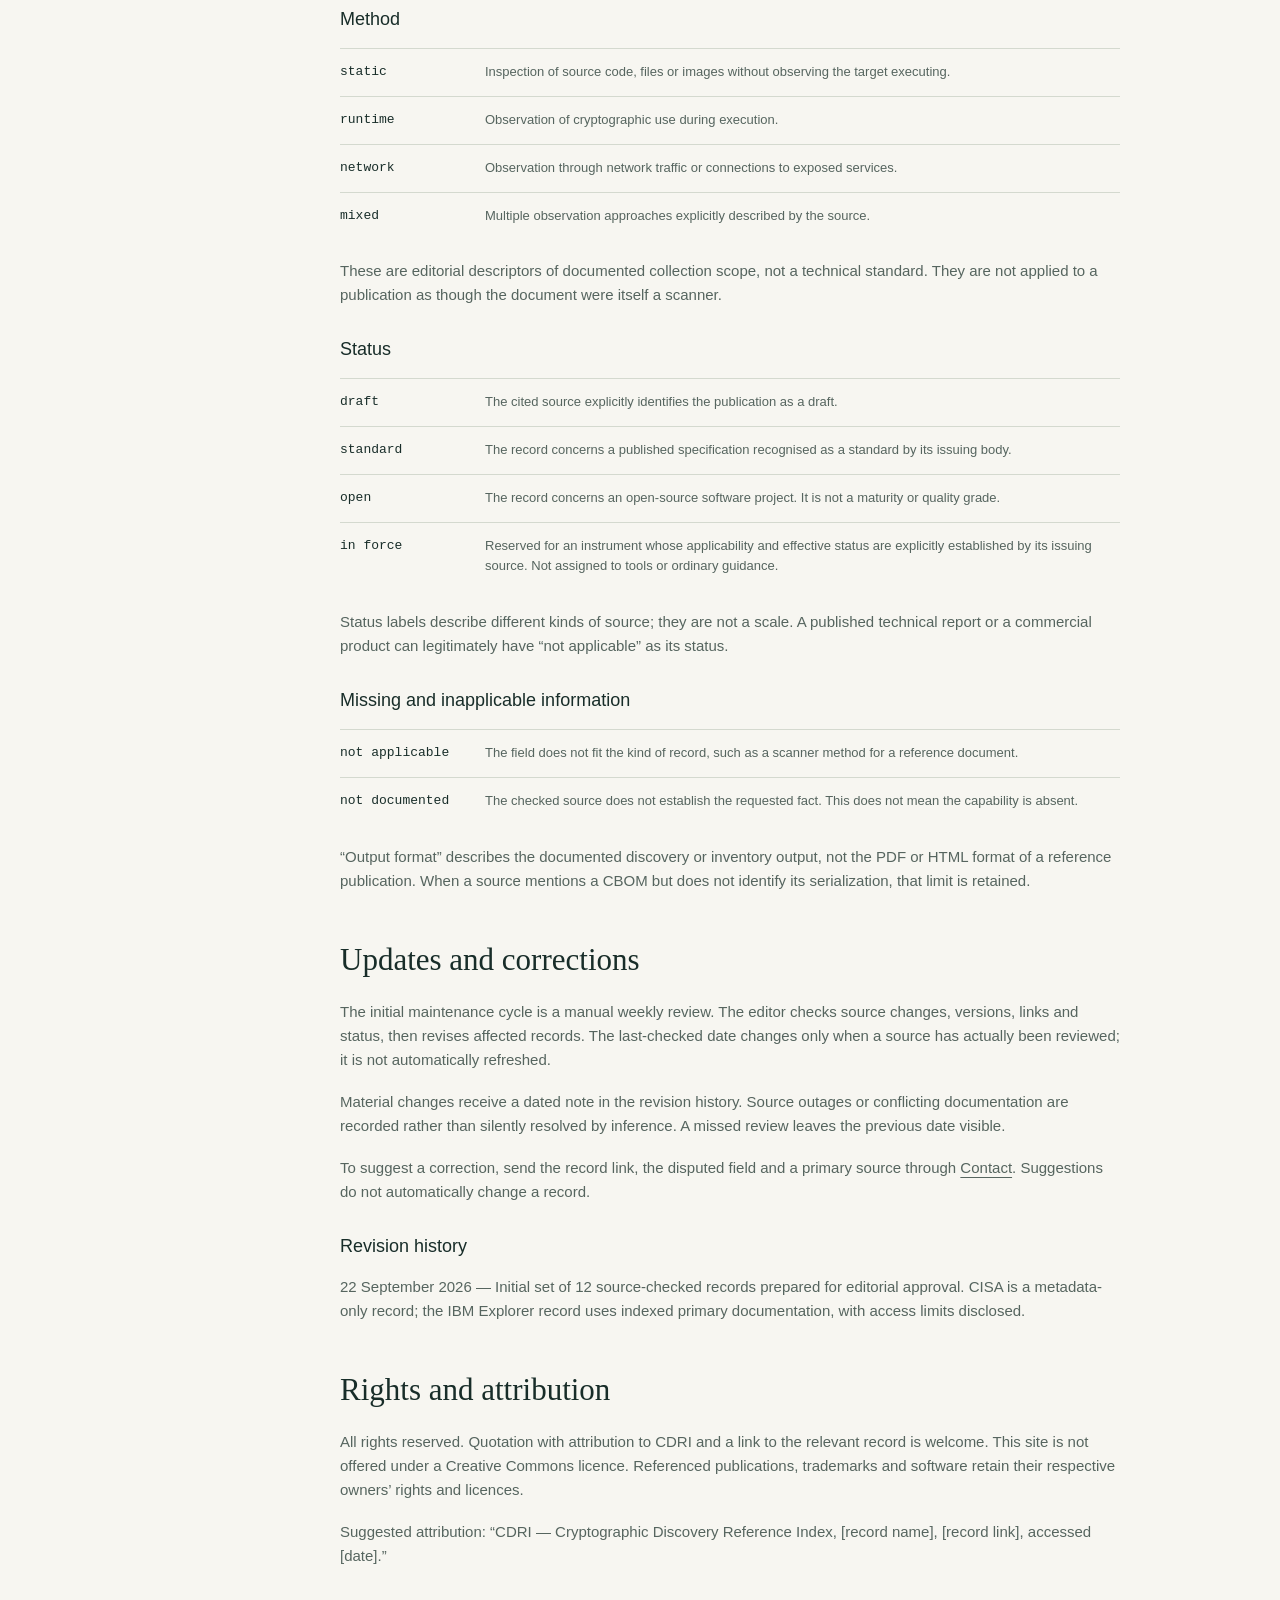
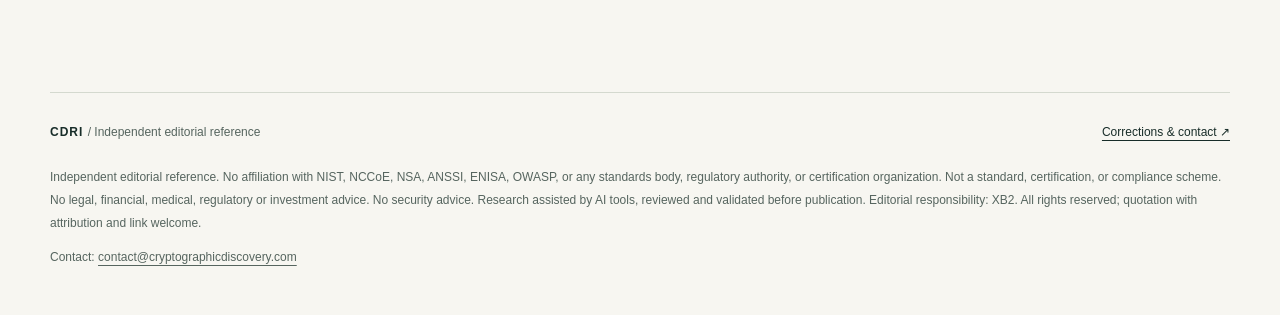
<file: editorial-policy.html>
<!doctype html>
<html lang="en"><head><meta charset="utf-8"><meta name="viewport" content="width=device-width, initial-scale=1">
<title>Editorial policy · CDRI</title><meta name="description" content="Source selection, factual field definitions, manual review policy and attribution terms for CDRI.">
<link rel="canonical" href="https://www.cryptographicdiscovery.com/editorial-policy"><meta property="og:title" content="Editorial policy · CDRI"><meta property="og:description" content="Source selection, factual field definitions, manual review policy and attribution terms for CDRI."><meta property="og:type" content="website"><meta property="og:url" content="https://www.cryptographicdiscovery.com/editorial-policy"><meta property="og:image" content="https://www.cryptographicdiscovery.com/og.jpg">
<meta name="theme-color" content="#163e38"><link rel="icon" href="/assets/mark.svg" type="image/svg+xml"><link rel="stylesheet" href="/assets/style.css">
</head><body><a class="skip" href="#main">Skip to content</a>
<header class="site-header wrap"><a class="brand" href="/" aria-label="CDRI home"><span class="mark" aria-hidden="true">c<span>·</span>d</span><span><strong>CDRI</strong><small>Cryptographic Discovery<br>Reference Index</small></span></a><nav aria-label="Main navigation"><a href="/">Index</a><a href="/editorial-policy" aria-current="page">Editorial policy</a><a href="/contact">Contact</a></nav></header>
<main id="main" class="wrap"><section class="page-title"><p class="eyebrow">About this reference</p><h1>Editorial policy</h1><p class="lead">A clear trail from each factual record to its source.</p></section><div class="article-layout"><aside><p class="eyebrow">On this page</p><a href="#purpose">Purpose</a><a href="#sources">Sources &amp; selection</a><a href="#field-guide">Field guide</a><a href="#updates">Updates &amp; corrections</a><a href="#rights">Rights &amp; attribution</a></aside><article class="prose">
<section id="purpose"><h2>Purpose and boundaries</h2><p>CDRI is an independent editorial reference for locating and reading primary material about cryptographic discovery. It is neither a standard nor a framework. Records do not award scores, rank products or attest to security, compliance or fitness for a particular use.</p><p>The initial selection brings together public guidance, a representation format and documented discovery tools. It is not exhaustive and has no preferred vendor. Alphabetical order is for navigation only.</p><h3>Where CDRI fits</h3><p><a href="/#nist-sp-1800-38b">NCCoE’s work</a> documents example discovery architectures; <a href="/#nist-cswp-48">CSWP 48</a> maps project capabilities to NIST resources. <a href="/#cisa-strategy">CISA’s publication</a> concerns automated discovery and inventory. <a href="/#ncsc-migration">NCSC guidance</a> and <a href="/#etsi-tr-104016">ETSI’s report</a> address the wider migration process. <a href="/#cyclonedx-cbom">CycloneDX</a> provides a model for representing cryptographic assets.</p><p>CDRI adds a common reading surface: source, scope, observation method, output and publication status, with uncertainties made explicit. It does not replace these initiatives or claim their endorsement.</p></section>
<section id="sources"><h2>Sources and selection</h2><p>Records use primary sources only: issuing bodies, project maintainers and vendors’ own documentation. Publisher-maintained package descriptions can be used for open-source software. News coverage, reseller copy and unsourced aggregations are not evidence for record claims.</p><p>Technical capabilities are reported as documented by their source. CDRI has not executed or benchmarked the listed tools. A source check confirms support for the limited facts recorded here; it is not validation of product performance.</p><p>Each record identifies its source version or date where available and the date of the editorial check. A dated project description is not treated as a current software release. Where only an indexed primary excerpt was accessible, the record explicitly limits what was checked.</p><p>A relevant tool or publication may be included if its identity, scope and primary source can be established. Missing information is left unfilled using the field conventions below. Corrections require the same source discipline as new records.</p></section>
<section id="field-guide"><h2>How to read the fields</h2><h3>Type</h3><dl class="glossary"><div><dt>open source</dt><dd>Software identified as open source by its primary project or publisher source. Its own licence applies.</dd></div><div><dt>commercial</dt><dd>A vendor product. This label does not imply a particular price or licensing model.</dd></div><div><dt>editorial</dt><dd>A reference document, guidance publication or specification. This is CDRI’s content category, not a claim that the source is authored by CDRI.</dd></div></dl><h3>Method</h3><dl class="glossary"><div><dt>static</dt><dd>Inspection of source code, files or images without observing the target executing.</dd></div><div><dt>runtime</dt><dd>Observation of cryptographic use during execution.</dd></div><div><dt>network</dt><dd>Observation through network traffic or connections to exposed services.</dd></div><div><dt>mixed</dt><dd>Multiple observation approaches explicitly described by the source.</dd></div></dl><p>These are editorial descriptors of documented collection scope, not a technical standard. They are not applied to a publication as though the document were itself a scanner.</p><h3>Status</h3><dl class="glossary"><div><dt>draft</dt><dd>The cited source explicitly identifies the publication as a draft.</dd></div><div><dt>standard</dt><dd>The record concerns a published specification recognised as a standard by its issuing body.</dd></div><div><dt>open</dt><dd>The record concerns an open-source software project. It is not a maturity or quality grade.</dd></div><div><dt>in force</dt><dd>Reserved for an instrument whose applicability and effective status are explicitly established by its issuing source. Not assigned to tools or ordinary guidance.</dd></div></dl><p>Status labels describe different kinds of source; they are not a scale. A published technical report or a commercial product can legitimately have “not applicable” as its status.</p><h3>Missing and inapplicable information</h3><dl class="glossary"><div><dt>not applicable</dt><dd>The field does not fit the kind of record, such as a scanner method for a reference document.</dd></div><div><dt>not documented</dt><dd>The checked source does not establish the requested fact. This does not mean the capability is absent.</dd></div></dl><p>“Output format” describes the documented discovery or inventory output, not the PDF or HTML format of a reference publication. When a source mentions a CBOM but does not identify its serialization, that limit is retained.</p></section>
<section id="updates"><h2>Updates and corrections</h2><p>The initial maintenance cycle is a manual weekly review. The editor checks source changes, versions, links and status, then revises affected records. The last-checked date changes only when a source has actually been reviewed; it is not automatically refreshed.</p><p>Material changes receive a dated note in the revision history. Source outages or conflicting documentation are recorded rather than silently resolved by inference. A missed review leaves the previous date visible.</p><p>To suggest a correction, send the record link, the disputed field and a primary source through <a href="/contact">Contact</a>. Suggestions do not automatically change a record.</p><h3>Revision history</h3><p><time datetime="2026-09-22">22 September 2026</time> — Initial set of 12 source-checked records prepared for editorial approval. CISA is a metadata-only record; the IBM Explorer record uses indexed primary documentation, with access limits disclosed.</p></section>
<section id="rights"><h2>Rights and attribution</h2><p>All rights reserved. Quotation with attribution to CDRI and a link to the relevant record is welcome. This site is not offered under a Creative Commons licence. Referenced publications, trademarks and software retain their respective owners’ rights and licences.</p><p>Suggested attribution: “CDRI — Cryptographic Discovery Reference Index, [record name], [record link], accessed [date].”</p></section></article></div></main>
<footer class="wrap site-footer"><div class="footer-heading"><strong>CDRI <span>/ Independent editorial reference</span></strong><a href="/contact">Corrections &amp; contact ↗</a></div><p class="disclaimer">Independent editorial reference. No affiliation with NIST, NCCoE, NSA, ANSSI, ENISA, OWASP, or any standards body, regulatory authority, or certification organization. Not a standard, certification, or compliance scheme. No legal, financial, medical, regulatory or investment advice. No security advice. Research assisted by AI tools, reviewed and validated before publication. Editorial responsibility: XB2. All rights reserved; quotation with attribution and link welcome.</p><p class="publisher">Contact: <a href="mailto:contact@cryptographicdiscovery.com">contact@cryptographicdiscovery.com</a></p></footer>
</body></html>
</file>
<file: assets/style.css>
@charset "UTF-8";
:root{--paper:#f7f6f1;--ink:#182d29;--green:#163e38;--muted:#56655f;--line:#d4d9cf;--accent:#dbe6bf;--white:#fff;--serif:Georgia,'Times New Roman',serif}
*{box-sizing:border-box}html{scroll-behavior:smooth;scroll-padding-top:24px}body{margin:0;background:var(--paper);color:var(--ink);font-family:Arial,Helvetica,sans-serif;font-size:16px;line-height:1.6}a{color:inherit;text-underline-offset:4px;text-decoration-thickness:1px}a:hover{text-decoration-thickness:2px}button,input,select{font:inherit}button,a,input,select,summary{-webkit-tap-highlight-color:transparent}a:focus-visible,button:focus-visible,input:focus-visible,select:focus-visible,summary:focus-visible{outline:3px solid #b86a28;outline-offset:4px}[hidden]{display:none!important}.wrap{width:min(1180px,calc(100% - 96px));margin-inline:auto}.skip{position:absolute;top:-100px;left:20px;z-index:10;background:var(--green);color:white;padding:12px}.skip:focus{top:8px}.site-header{display:flex;align-items:center;justify-content:space-between;gap:30px;padding-block:28px;border-bottom:1px solid var(--line)}.brand{display:flex;gap:14px;align-items:center;text-decoration:none;line-height:1.3}.mark{display:grid;place-content:center;width:52px;height:52px;background:var(--green);color:var(--paper);font-family:var(--serif);font-size:30px;position:relative;letter-spacing:-3px;display:block;text-align:center;line-height:50px}.mark span{color:var(--accent)}.brand strong{font-size:18px;letter-spacing:3px}.brand small{display:block;margin-top:4px;font-size:10px;letter-spacing:.3px;color:var(--muted)}nav{display:flex;gap:30px;font-size:14px}nav a{text-decoration:none;padding:8px 0}nav a[aria-current]{border-bottom:2px solid var(--green)}.eyebrow{text-transform:uppercase;font-size:11px;letter-spacing:1.8px;font-weight:700;margin:0 0 22px;color:var(--muted)}.intro{padding:68px 0 52px}h1{font-family:var(--serif);font-size:clamp(42px,5.8vw,74px);line-height:1.08;font-weight:400;letter-spacing:-2.2px;margin:0 0 28px}h1 em{font-weight:400;color:#4a6256}.intro-bottom{display:flex;align-items:flex-end;justify-content:space-between;gap:40px}.intro-bottom p{max-width:650px;font-size:18px;line-height:1.65;margin:0;color:var(--muted)}.text-link{font-size:14px;font-weight:700;white-space:nowrap}.text-link span{margin-left:20px}.definition{background:var(--green);color:var(--paper);padding:40px 42px 28px}.definition-top{max-width:810px}.light{color:#c0ceab;margin-bottom:10px}.definition h2{font:400 30px/1.25 var(--serif);margin:0 0 12px}.definition-top>p:not(.eyebrow):not(.source-caption){font-size:18px;margin:0 0 9px;color:#e8ece0}.source-caption{font-size:12px;color:#c2cfc6;margin:0}.pathway{list-style:none;padding:0;margin:32px 0 22px;display:grid;grid-template-columns:repeat(3,1fr);gap:28px}.pathway li{border-top:1px solid #6b8172;padding-top:18px;position:relative}.pathway li:not(:last-child):after{content:'→';position:absolute;right:0;top:44px;color:#bdcfa9;font-size:24px}.step{font-size:10px;letter-spacing:1.5px;color:#c2d0aa}.pathway h3{font:400 27px/1.2 var(--serif);margin:12px 0 10px}.pathway p{font-size:14px;color:#d4dfd5;max-width:280px;margin:0;line-height:1.6}.pathway-note{font-size:11px;line-height:1.8;color:#c2cfc6;border-top:1px solid #476357;padding-top:18px;margin:0;max-width:100%}.catalog{padding-top:64px}.section-heading{display:flex;justify-content:space-between;align-items:flex-end;gap:20px}.section-heading .eyebrow{margin-bottom:10px}h2{font-family:var(--serif);font-weight:400;font-size:34px;line-height:1.2;margin:0 0 20px}.section-heading h2{margin-bottom:0}.edition-date{text-align:right;font-size:12px;color:var(--muted);line-height:1.8;margin:0}.catalog-intro{font-size:14px;color:var(--muted);max-width:860px;margin:22px 0 28px}.filters{display:flex;gap:16px;align-items:flex-end;padding:22px;background:#eceee6;border:1px solid var(--line)}.filters label{display:flex;flex-direction:column;gap:7px;font-size:11px;font-weight:700;letter-spacing:.4px;flex:1}.filters .search-label{flex:2}input,select{width:100%;min-width:0;background:var(--paper);color:var(--ink);border:1px solid #aeb9ac;border-radius:0;padding:11px 12px;font-size:14px;height:44px}.filters button{border:1px solid #aeb9ac;border-radius:0;background:transparent;padding:10px 18px;cursor:pointer;height:44px;font-size:14px}.filters button:hover{background:var(--green);color:white}.result-count{font-size:12px;margin:14px 0;color:var(--muted)}.records{border-top:1px solid var(--line);margin-top:20px}.record{border-bottom:1px solid var(--line);scroll-margin-top:24px}.record summary{list-style:none;display:grid;grid-template-columns:1fr 190px 22px;gap:24px;padding:24px 4px;align-items:center;cursor:pointer}.record summary::-webkit-details-marker{display:none}.record summary:hover .record-name strong{text-decoration:underline;text-underline-offset:4px}.record-name strong{font-family:var(--serif);font-size:24px;font-weight:400;display:block;margin-bottom:6px}.record-name>span{display:block;font-size:13px;color:var(--muted);line-height:1.6;max-width:690px}.record-labels{display:flex;flex-direction:column;align-items:flex-start;gap:8px;justify-self:end;width:156px;font-size:11px}.type-tag{border:1px solid #bfc8b7;padding:2px 9px;text-transform:uppercase;letter-spacing:.6px}.method-tag{color:var(--muted);padding-left:1px}.method-tag:before{content:'METHOD / ';font-size:9px;letter-spacing:.5px}.expander{width:16px;height:16px;position:relative}.expander:before,.expander:after{content:'';background:var(--green);position:absolute;left:0;top:7px;width:16px;height:1px}.expander:after{transform:rotate(90deg)}details[open] .expander:after{display:none}details[open]{background:#eeefe8}details[open] summary{padding-inline:20px}.record-body{padding:0 24px 26px;display:grid;grid-template-columns:1.15fr 1fr;gap:36px}.fields{margin:0}.fields>div{display:grid;grid-template-columns:132px 1fr;gap:14px;padding:10px 0;border-top:1px solid var(--line);font-size:12px}.fields dt{color:var(--muted)}.fields dd{margin:0}.source-box{padding:12px 0 0}.source-box h3{font-size:11px;letter-spacing:1px;text-transform:uppercase;margin:0 0 10px}.source-box ul{list-style:none;padding:0;margin:0;font-size:13px}.source-box li{margin-bottom:10px}.note{font-size:12px;color:var(--muted);line-height:1.8}.permalink{font-size:11px}.empty{padding:36px;border:1px solid var(--line);background:#eeefe8}.site-footer{border-top:1px solid var(--line);margin-top:76px;padding:30px 0 34px}.footer-heading{display:flex;justify-content:space-between;gap:20px;margin-bottom:24px;font-size:12px}.footer-heading strong{letter-spacing:1px}.footer-heading strong span{font-weight:400;letter-spacing:0;color:var(--muted)}.disclaimer,.publisher{font-size:12px;line-height:1.9;color:var(--muted);margin:12px 0}.page-title{padding:70px 0 46px}.page-title h1{font-size:64px;margin-bottom:22px}.lead{font-size:20px;color:var(--muted);margin:0;max-width:740px}.article-layout{display:grid;grid-template-columns:220px 1fr;gap:70px;border-top:1px solid var(--line);padding-top:36px}.article-layout aside{align-self:start;position:sticky;top:28px;font-size:13px;display:flex;flex-direction:column;gap:12px}.article-layout aside .eyebrow{margin-bottom:4px}.prose{max-width:780px}.prose section{margin-bottom:48px}.prose p{color:var(--muted);font-size:15px;margin:0 0 18px}.prose h2{font-size:31px;margin:0 0 22px}.prose h3{font-size:18px;margin:28px 0 14px;font-weight:400}.glossary{margin:0 0 20px}.glossary>div{display:grid;grid-template-columns:125px 1fr;gap:20px;border-top:1px solid var(--line);padding:13px 0;font-size:13px}.glossary dt{font-family:monospace}.glossary dd{margin:0;color:var(--muted)}.contact-grid{display:grid;grid-template-columns:minmax(0,1.65fr) minmax(320px,1fr);border:1px solid var(--line)}.contact-card,.publisher-card{padding:38px}.publisher-card{border-left:1px solid var(--line);background:#ebeee5}.contact-grid h2{font-size:30px}.contact-grid p{font-size:14px;color:var(--muted)}.contact-grid .email{font-size:clamp(15px,1.6vw,22px);overflow-wrap:anywhere;display:block;margin:28px 0}.publisher-card a{font-size:13px}.availability{border-top:1px solid var(--line);padding-top:28px;margin-top:70px;color:var(--muted)}.availability h2{font:400 16px/1.4 Arial,sans-serif;margin:0 0 10px}.availability p{font-size:13px;margin:0}
@media(min-width:1450px){.wrap{width:min(1260px,calc(100% - 140px))}.intro{padding-top:80px}}
@media(max-width:800px){.wrap{width:calc(100% - 40px)}.site-header{gap:18px}.brand small{display:none}nav{gap:18px;font-size:12px}.intro{padding:44px 0 34px}h1{font-size:54px}.intro-bottom{display:block}.intro-bottom p{font-size:16px}.intro-bottom .text-link{display:inline-block;margin-top:24px}.definition{padding:28px}.pathway{gap:18px}.pathway p{font-size:12px}.pathway h3{font-size:24px}.catalog{padding-top:44px}.section-heading{display:block}.edition-date{text-align:left;margin-top:16px}.filters{flex-wrap:wrap;padding:16px}.filters .search-label{flex-basis:100%}.filters label{min-width:120px}.record summary{grid-template-columns:1fr 135px 16px;gap:12px}.record-labels{width:125px}.record-body{grid-template-columns:1fr;gap:16px}.article-layout{grid-template-columns:1fr;gap:36px}.article-layout aside{position:static;display:flex;flex-direction:row;flex-wrap:wrap;gap:12px 20px}.article-layout aside .eyebrow{width:100%}.page-title{padding-top:46px}.page-title h1{font-size:52px}.contact-grid{grid-template-columns:1fr}.publisher-card{border-left:0;border-top:1px solid var(--line)}.footer-heading{flex-direction:column;gap:12px}}
@media(max-width:520px){.site-header{padding-block:20px;flex-wrap:wrap}.brand{gap:10px}.brand small{display:block;font-size:9px}.brand strong{font-size:16px}.mark{width:44px;height:44px;line-height:43px;font-size:26px}nav{width:100%;justify-content:space-between;gap:16px;font-size:13px}h1{font-size:42px;letter-spacing:-1.2px}.intro .eyebrow{font-size:9px;letter-spacing:1.3px}.definition{padding:26px 22px}.definition h2{font-size:27px}.definition-top>p:not(.eyebrow):not(.source-caption){font-size:16px}.pathway{grid-template-columns:1fr;gap:20px}.pathway li{padding-top:14px}.pathway li:not(:last-child):after{display:none}.pathway h3{font-size:26px;margin:7px 0}.pathway p{font-size:14px;max-width:none}.pathway-note{font-size:11px}.section-heading h2{font-size:30px}.filters label{flex-basis:calc(50% - 16px);min-width:0}.filters .search-label{flex-basis:100%}.filters button{height:38px;padding:6px 20px}.record summary{grid-template-columns:1fr 16px;padding:22px 0;gap:12px}.record-name strong{font-size:23px}.record-labels{grid-column:1;grid-row:2;flex-direction:row;align-items:center;width:auto;justify-self:start;gap:12px}.expander{grid-column:2;grid-row:1}.record-name>span{font-size:12px}.record-body{padding:0 16px 22px}details[open] summary{padding-inline:16px}.fields>div{grid-template-columns:100px 1fr;gap:12px}.page-title h1{font-size:44px}.lead{font-size:18px}.contact-card,.publisher-card{padding:25px}.glossary>div{grid-template-columns:1fr;gap:5px}.site-footer{margin-top:54px}.disclaimer,.publisher{font-size:11px;overflow-wrap:anywhere}}
@media(prefers-reduced-motion:reduce){html{scroll-behavior:auto}}@media print{nav,.filters,.result-count,.skip{display:none!important}.wrap{width:100%}.intro{padding-top:20px}.definition{color:black;background:white;border:1px solid #999}.definition *{color:black!important}.record,.prose section{break-inside:avoid}.site-footer{margin-top:25px}.article-layout{display:block}.article-layout aside{display:none}}


.publisher-card{padding-inline:28px}.publisher-card .publisher-identity{font-size:12px;white-space:nowrap}
@media(max-width:520px){.publisher-card{padding-inline:16px}}
</file>
